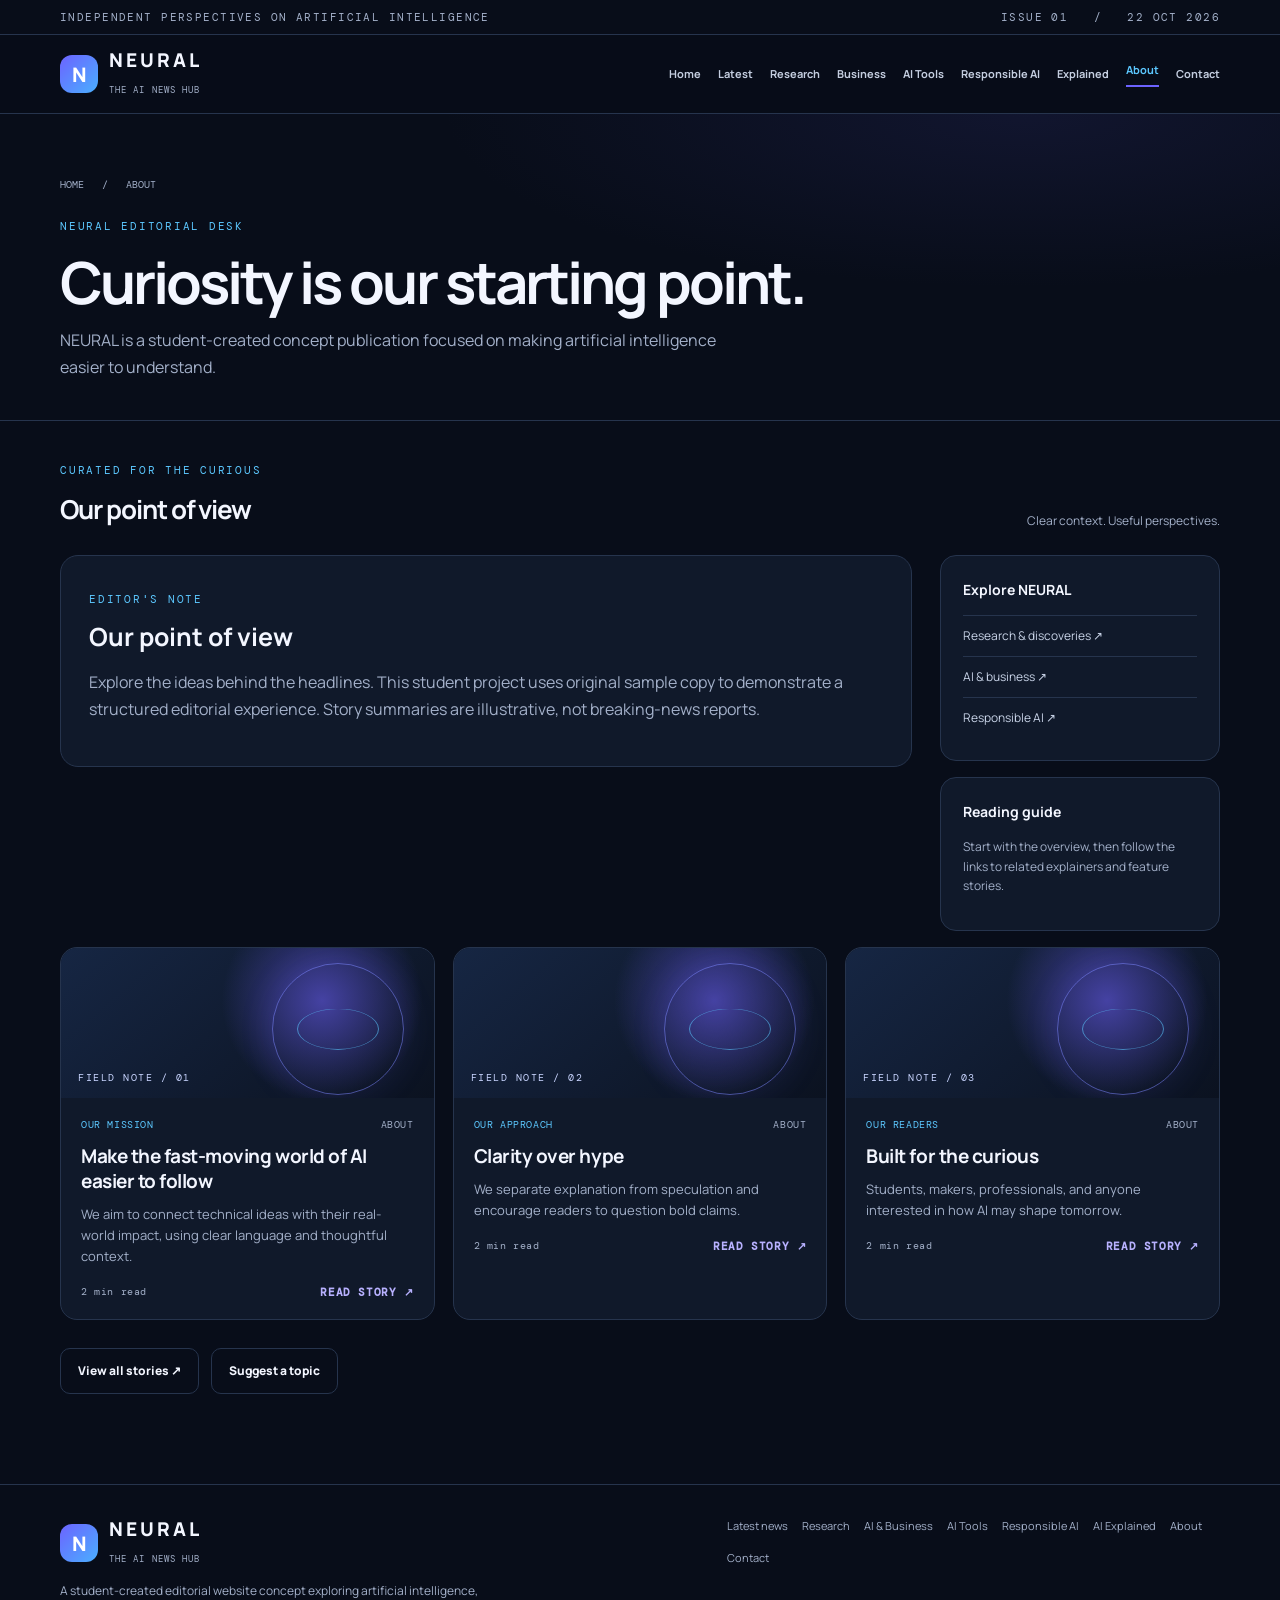
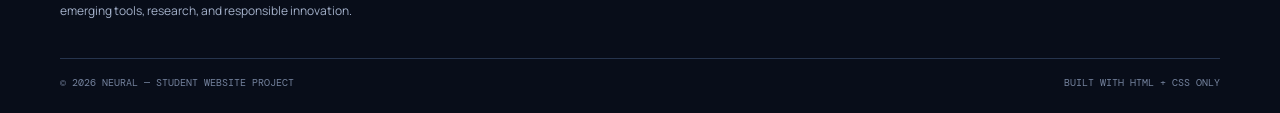
<file: about.html>
<!doctype html>
<html lang="en">
<head><meta charset="utf-8"><meta name="viewport" content="width=device-width, initial-scale=1"><meta name="description" content="NEURAL is a student-created concept publication focused on making artificial intelligence easier to understand."><title>About | NEURAL AI News Hub</title><link rel="stylesheet" href="css/style.css"></head>
<body><div class="topline"><div class="wrap"><span>INDEPENDENT PERSPECTIVES ON ARTIFICIAL INTELLIGENCE</span><span>ISSUE 01 &nbsp; / &nbsp; 22 OCT 2026</span></div></div>
<header><div class="wrap nav">
  <a class="brand" href="index.html" aria-label="NEURAL home"><span class="brandmark">N</span><span><span class="brandname">NEURAL</span><br><span class="brandtag">THE AI NEWS HUB</span></span></a>
  <nav class="navlinks" aria-label="Main navigation">
        <a href="index.html">Home</a>
        <a href="latest.html">Latest</a>
        <a href="research.html">Research</a>
        <a href="business.html">Business</a>
        <a href="tools.html">AI Tools</a>
        <a href="ethics.html">Responsible AI</a>
        <a href="explained.html">Explained</a>
        <a href="about.html" class="active">About</a>
        <a href="contact.html">Contact</a>
  </nav>
</div></header><section class="pagehero"><div class="wrap"><div class="crumb"><a href="index.html">HOME</a> &nbsp; / &nbsp; ABOUT</div><span class="eyebrow">NEURAL EDITORIAL DESK</span><h1>Curiosity is our starting point.</h1><p>NEURAL is a student-created concept publication focused on making artificial intelligence easier to understand.</p></div></section><main class="section wrap"><div class="sectionhead"><div><span class="eyebrow">CURATED FOR THE CURIOUS</span><h2>Our point of view</h2></div><p>Clear context. Useful perspectives.</p></div><div class="content-grid"><div><div class="featurebox"><span class="eyebrow">EDITOR'S NOTE</span><h2>Our point of view</h2><p>Explore the ideas behind the headlines. This student project uses original sample copy to demonstrate a structured editorial experience. Story summaries are illustrative, not breaking-news reports.</p></div></div><aside><div class="sidebox"><h3>Explore NEURAL</h3><a href="research.html">Research & discoveries ↗</a><a href="business.html">AI & business ↗</a><a href="ethics.html">Responsible AI ↗</a></div><div class="sidebox"><h3>Reading guide</h3><p style="font-size:12px;color:var(--muted)">Start with the overview, then follow the links to related explainers and feature stories.</p></div></aside></div><div class="cards"><article class="story"><div class="storyart"><span class="artnum">FIELD NOTE / 01</span></div><div class="storybody"><div class="meta"><span class="tag">OUR MISSION</span><span>ABOUT</span></div><h3><a href="contact.html">Make the fast-moving world of AI easier to follow</a></h3><p>We aim to connect technical ideas with their real-world impact, using clear language and thoughtful context.</p><div class="meta"><span>2 min read</span><a class="readmore" href="contact.html">READ STORY ↗</a></div></div></article>
<article class="story"><div class="storyart"><span class="artnum">FIELD NOTE / 02</span></div><div class="storybody"><div class="meta"><span class="tag">OUR APPROACH</span><span>ABOUT</span></div><h3><a href="ethics.html">Clarity over hype</a></h3><p>We separate explanation from speculation and encourage readers to question bold claims.</p><div class="meta"><span>2 min read</span><a class="readmore" href="ethics.html">READ STORY ↗</a></div></div></article>
<article class="story"><div class="storyart"><span class="artnum">FIELD NOTE / 03</span></div><div class="storybody"><div class="meta"><span class="tag">OUR READERS</span><span>ABOUT</span></div><h3><a href="latest.html">Built for the curious</a></h3><p>Students, makers, professionals, and anyone interested in how AI may shape tomorrow.</p><div class="meta"><span>2 min read</span><a class="readmore" href="latest.html">READ STORY ↗</a></div></div></article></div><div class="actions"><a class="btn secondary" href="latest.html">View all stories ↗</a><a class="btn secondary" href="contact.html">Suggest a topic</a></div></main><footer><div class="wrap"><div class="footgrid">
<div><a class="brand" href="index.html"><span class="brandmark">N</span><span><span class="brandname">NEURAL</span><br><span class="brandtag">THE AI NEWS HUB</span></span></a><p style="color:var(--muted);font-size:12px;max-width:430px">A student-created editorial website concept exploring artificial intelligence, emerging tools, research, and responsible innovation.</p></div>
<div class="footlinks"><a href="latest.html">Latest news</a><a href="research.html">Research</a><a href="business.html">AI & Business</a><a href="tools.html">AI Tools</a><a href="ethics.html">Responsible AI</a><a href="explained.html">AI Explained</a><a href="about.html">About</a><a href="contact.html">Contact</a></div>
</div><div class="copyright"><span>© 2026 NEURAL — STUDENT WEBSITE PROJECT</span><span>BUILT WITH HTML + CSS ONLY</span></div></div></footer></body></html>
</file>
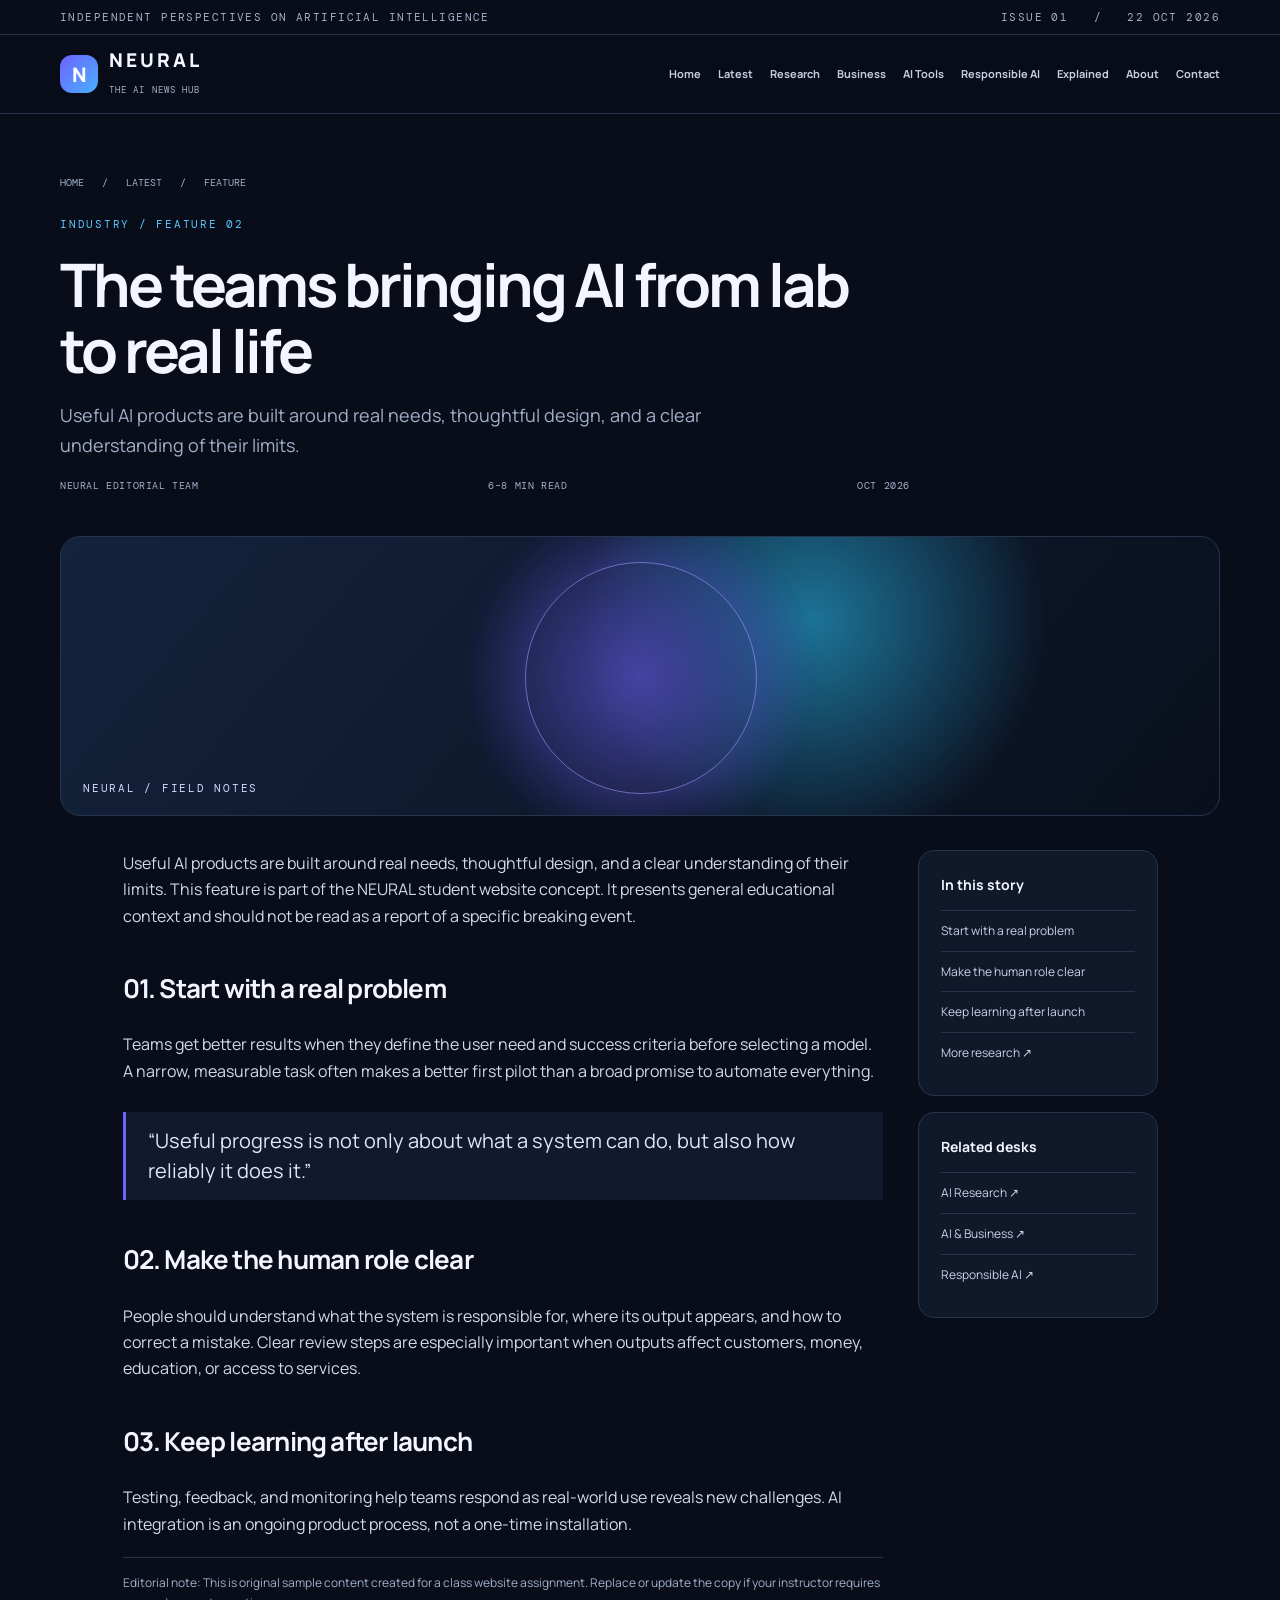
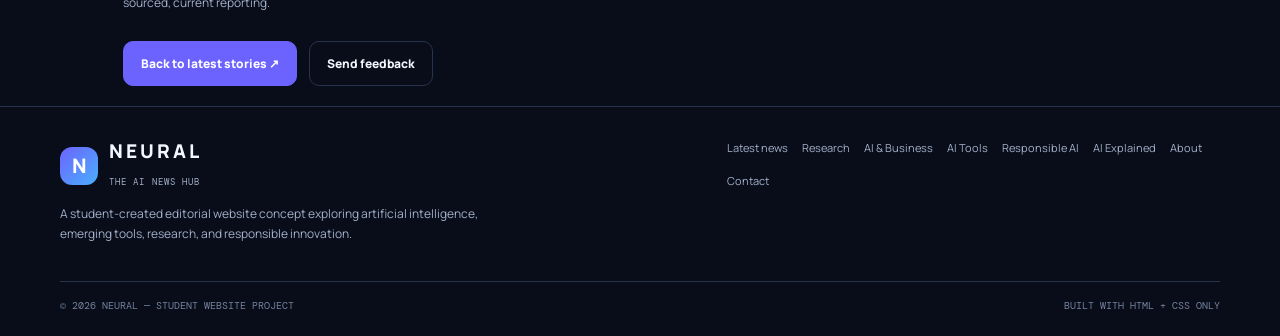
<file: article-industry.html>
<!doctype html><html lang="en"><head><meta charset="utf-8"><meta name="viewport" content="width=device-width, initial-scale=1"><meta name="description" content="Useful AI products are built around real needs, thoughtful design, and a clear understanding of their limits."><title>The teams bringing AI from lab to real life | NEURAL</title><link rel="stylesheet" href="css/style.css"></head><body><div class="topline"><div class="wrap"><span>INDEPENDENT PERSPECTIVES ON ARTIFICIAL INTELLIGENCE</span><span>ISSUE 01 &nbsp; / &nbsp; 22 OCT 2026</span></div></div>
<header><div class="wrap nav">
  <a class="brand" href="index.html" aria-label="NEURAL home"><span class="brandmark">N</span><span><span class="brandname">NEURAL</span><br><span class="brandtag">THE AI NEWS HUB</span></span></a>
  <nav class="navlinks" aria-label="Main navigation">
        <a href="index.html">Home</a>
        <a href="latest.html">Latest</a>
        <a href="research.html">Research</a>
        <a href="business.html">Business</a>
        <a href="tools.html">AI Tools</a>
        <a href="ethics.html">Responsible AI</a>
        <a href="explained.html">Explained</a>
        <a href="about.html">About</a>
        <a href="contact.html">Contact</a>
  </nav>
</div></header><main class="wrap"><section class="articlehead"><div class="crumb"><a href="index.html">HOME</a> &nbsp; / &nbsp; <a href="latest.html">LATEST</a> &nbsp; / &nbsp; FEATURE</div><span class="eyebrow">INDUSTRY / FEATURE 02</span><h1>The teams bringing AI from lab to real life</h1><p class="dek">Useful AI products are built around real needs, thoughtful design, and a clear understanding of their limits.</p><div class="meta"><span>NEURAL EDITORIAL TEAM</span><span>6–8 MIN READ</span><span>OCT 2026</span></div></section><div class="articlevisual" role="img" aria-label="Abstract AI-inspired editorial artwork"></div><div class="article-layout"><article class="prose"><p>Useful AI products are built around real needs, thoughtful design, and a clear understanding of their limits. This feature is part of the NEURAL student website concept. It presents general educational context and should not be read as a report of a specific breaking event.</p><h2 id="section-1">01. Start with a real problem</h2><p>Teams get better results when they define the user need and success criteria before selecting a model. A narrow, measurable task often makes a better first pilot than a broad promise to automate everything.</p><div class="pullquote">“Useful progress is not only about what a system can do, but also how reliably it does it.”</div><h2 id="section-2">02. Make the human role clear</h2><p>People should understand what the system is responsible for, where its output appears, and how to correct a mistake. Clear review steps are especially important when outputs affect customers, money, education, or access to services.</p><h2 id="section-3">03. Keep learning after launch</h2><p>Testing, feedback, and monitoring help teams respond as real-world use reveals new challenges. AI integration is an ongoing product process, not a one-time installation.</p><p class="note">Editorial note: This is original sample content created for a class website assignment. Replace or update the copy if your instructor requires sourced, current reporting.</p><div class="actions"><a class="btn" href="latest.html">Back to latest stories ↗</a><a class="btn secondary" href="contact.html">Send feedback</a></div></article><aside><div class="sidebox"><h3>In this story</h3><a href="#section-1">Start with a real problem</a><a href="#section-2">Make the human role clear</a><a href="#section-3">Keep learning after launch</a><a href="research.html">More research ↗</a></div><div class="sidebox"><h3>Related desks</h3><a href="research.html">AI Research ↗</a><a href="business.html">AI & Business ↗</a><a href="ethics.html">Responsible AI ↗</a></div></aside></div></main><footer><div class="wrap"><div class="footgrid">
<div><a class="brand" href="index.html"><span class="brandmark">N</span><span><span class="brandname">NEURAL</span><br><span class="brandtag">THE AI NEWS HUB</span></span></a><p style="color:var(--muted);font-size:12px;max-width:430px">A student-created editorial website concept exploring artificial intelligence, emerging tools, research, and responsible innovation.</p></div>
<div class="footlinks"><a href="latest.html">Latest news</a><a href="research.html">Research</a><a href="business.html">AI & Business</a><a href="tools.html">AI Tools</a><a href="ethics.html">Responsible AI</a><a href="explained.html">AI Explained</a><a href="about.html">About</a><a href="contact.html">Contact</a></div>
</div><div class="copyright"><span>© 2026 NEURAL — STUDENT WEBSITE PROJECT</span><span>BUILT WITH HTML + CSS ONLY</span></div></div></footer></body></html>
</file>
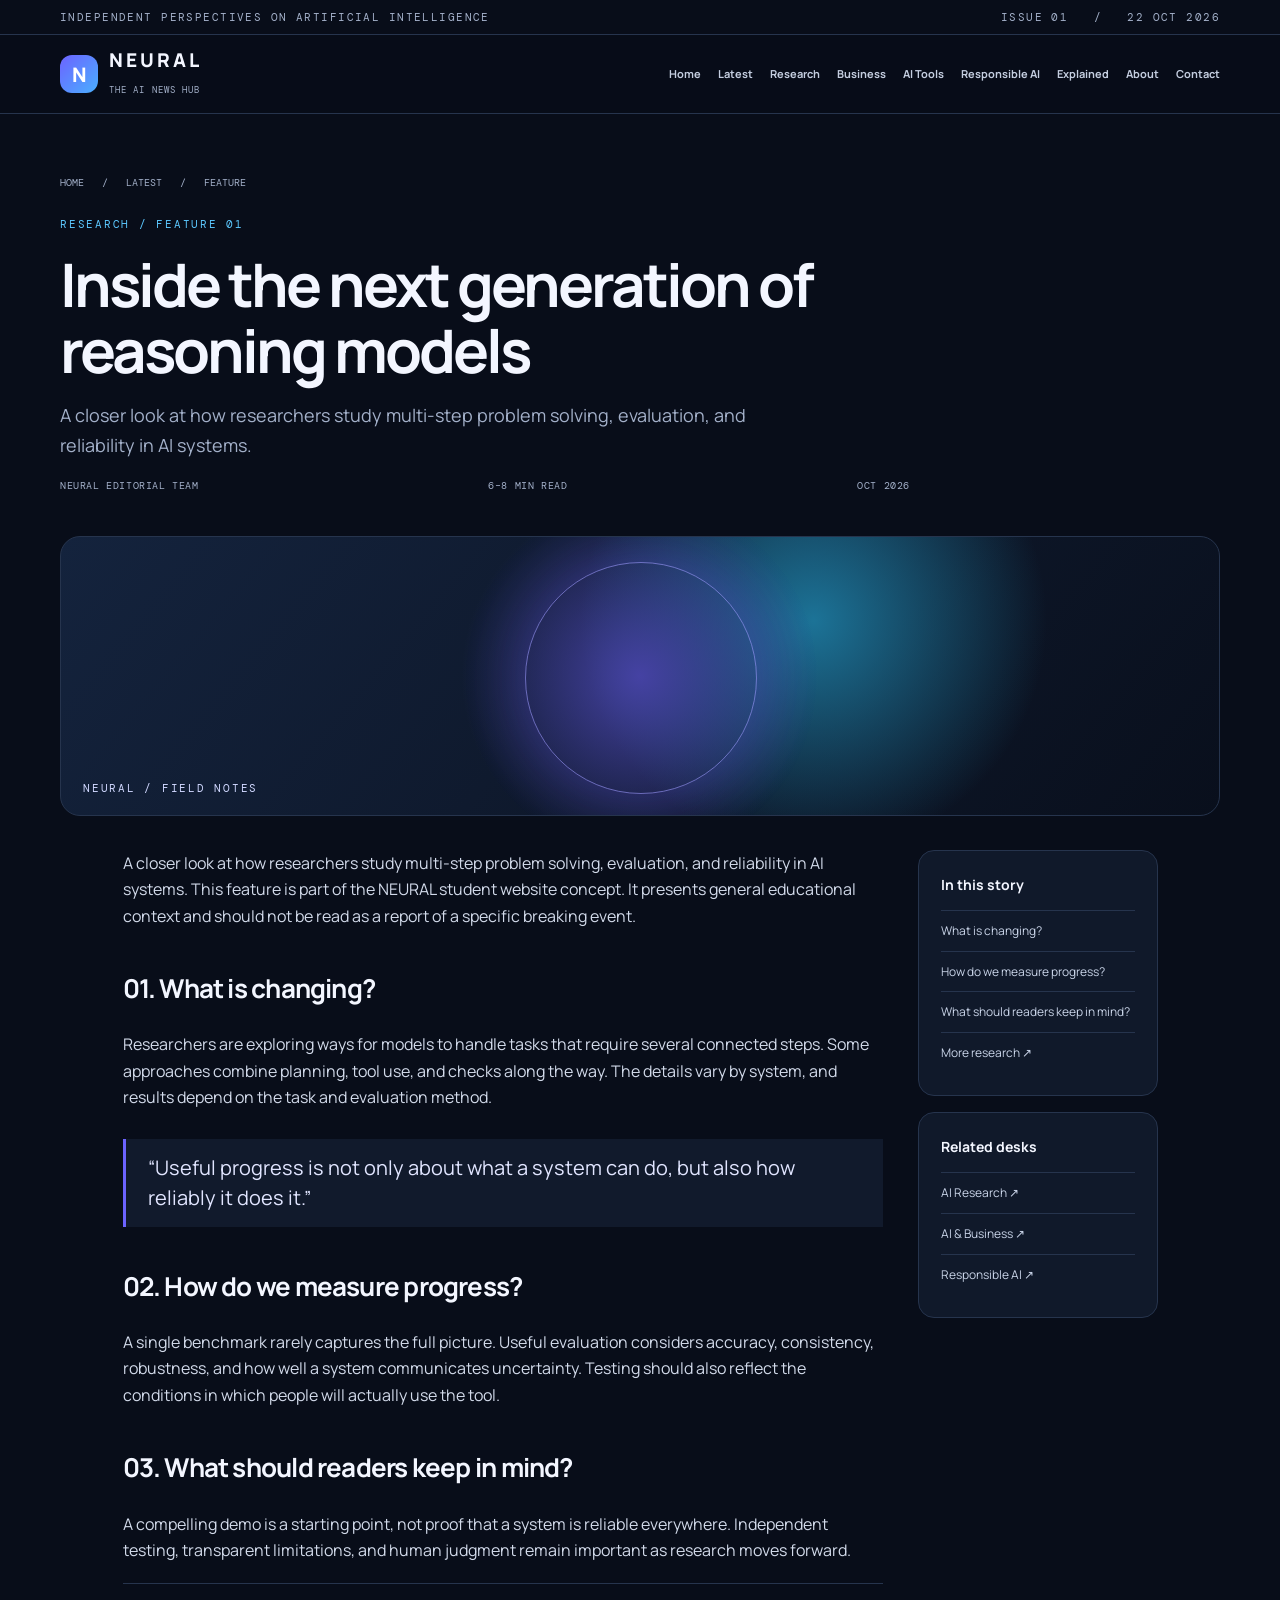
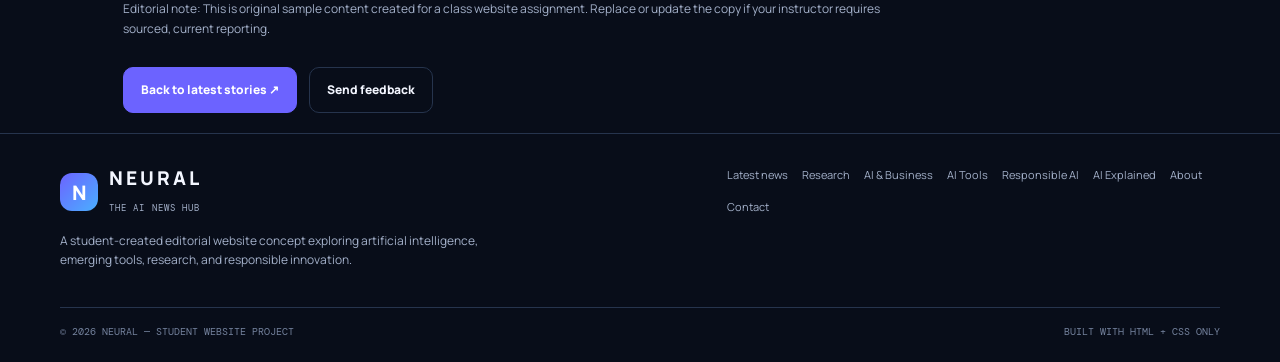
<file: article-reasoning.html>
<!doctype html><html lang="en"><head><meta charset="utf-8"><meta name="viewport" content="width=device-width, initial-scale=1"><meta name="description" content="A closer look at how researchers study multi-step problem solving, evaluation, and reliability in AI systems."><title>Inside the next generation of reasoning models | NEURAL</title><link rel="stylesheet" href="css/style.css"></head><body><div class="topline"><div class="wrap"><span>INDEPENDENT PERSPECTIVES ON ARTIFICIAL INTELLIGENCE</span><span>ISSUE 01 &nbsp; / &nbsp; 22 OCT 2026</span></div></div>
<header><div class="wrap nav">
  <a class="brand" href="index.html" aria-label="NEURAL home"><span class="brandmark">N</span><span><span class="brandname">NEURAL</span><br><span class="brandtag">THE AI NEWS HUB</span></span></a>
  <nav class="navlinks" aria-label="Main navigation">
        <a href="index.html">Home</a>
        <a href="latest.html">Latest</a>
        <a href="research.html">Research</a>
        <a href="business.html">Business</a>
        <a href="tools.html">AI Tools</a>
        <a href="ethics.html">Responsible AI</a>
        <a href="explained.html">Explained</a>
        <a href="about.html">About</a>
        <a href="contact.html">Contact</a>
  </nav>
</div></header><main class="wrap"><section class="articlehead"><div class="crumb"><a href="index.html">HOME</a> &nbsp; / &nbsp; <a href="latest.html">LATEST</a> &nbsp; / &nbsp; FEATURE</div><span class="eyebrow">RESEARCH / FEATURE 01</span><h1>Inside the next generation of reasoning models</h1><p class="dek">A closer look at how researchers study multi-step problem solving, evaluation, and reliability in AI systems.</p><div class="meta"><span>NEURAL EDITORIAL TEAM</span><span>6–8 MIN READ</span><span>OCT 2026</span></div></section><div class="articlevisual" role="img" aria-label="Abstract AI-inspired editorial artwork"></div><div class="article-layout"><article class="prose"><p>A closer look at how researchers study multi-step problem solving, evaluation, and reliability in AI systems. This feature is part of the NEURAL student website concept. It presents general educational context and should not be read as a report of a specific breaking event.</p><h2 id="section-1">01. What is changing?</h2><p>Researchers are exploring ways for models to handle tasks that require several connected steps. Some approaches combine planning, tool use, and checks along the way. The details vary by system, and results depend on the task and evaluation method.</p><div class="pullquote">“Useful progress is not only about what a system can do, but also how reliably it does it.”</div><h2 id="section-2">02. How do we measure progress?</h2><p>A single benchmark rarely captures the full picture. Useful evaluation considers accuracy, consistency, robustness, and how well a system communicates uncertainty. Testing should also reflect the conditions in which people will actually use the tool.</p><h2 id="section-3">03. What should readers keep in mind?</h2><p>A compelling demo is a starting point, not proof that a system is reliable everywhere. Independent testing, transparent limitations, and human judgment remain important as research moves forward.</p><p class="note">Editorial note: This is original sample content created for a class website assignment. Replace or update the copy if your instructor requires sourced, current reporting.</p><div class="actions"><a class="btn" href="latest.html">Back to latest stories ↗</a><a class="btn secondary" href="contact.html">Send feedback</a></div></article><aside><div class="sidebox"><h3>In this story</h3><a href="#section-1">What is changing?</a><a href="#section-2">How do we measure progress?</a><a href="#section-3">What should readers keep in mind?</a><a href="research.html">More research ↗</a></div><div class="sidebox"><h3>Related desks</h3><a href="research.html">AI Research ↗</a><a href="business.html">AI & Business ↗</a><a href="ethics.html">Responsible AI ↗</a></div></aside></div></main><footer><div class="wrap"><div class="footgrid">
<div><a class="brand" href="index.html"><span class="brandmark">N</span><span><span class="brandname">NEURAL</span><br><span class="brandtag">THE AI NEWS HUB</span></span></a><p style="color:var(--muted);font-size:12px;max-width:430px">A student-created editorial website concept exploring artificial intelligence, emerging tools, research, and responsible innovation.</p></div>
<div class="footlinks"><a href="latest.html">Latest news</a><a href="research.html">Research</a><a href="business.html">AI & Business</a><a href="tools.html">AI Tools</a><a href="ethics.html">Responsible AI</a><a href="explained.html">AI Explained</a><a href="about.html">About</a><a href="contact.html">Contact</a></div>
</div><div class="copyright"><span>© 2026 NEURAL — STUDENT WEBSITE PROJECT</span><span>BUILT WITH HTML + CSS ONLY</span></div></div></footer></body></html>
</file>
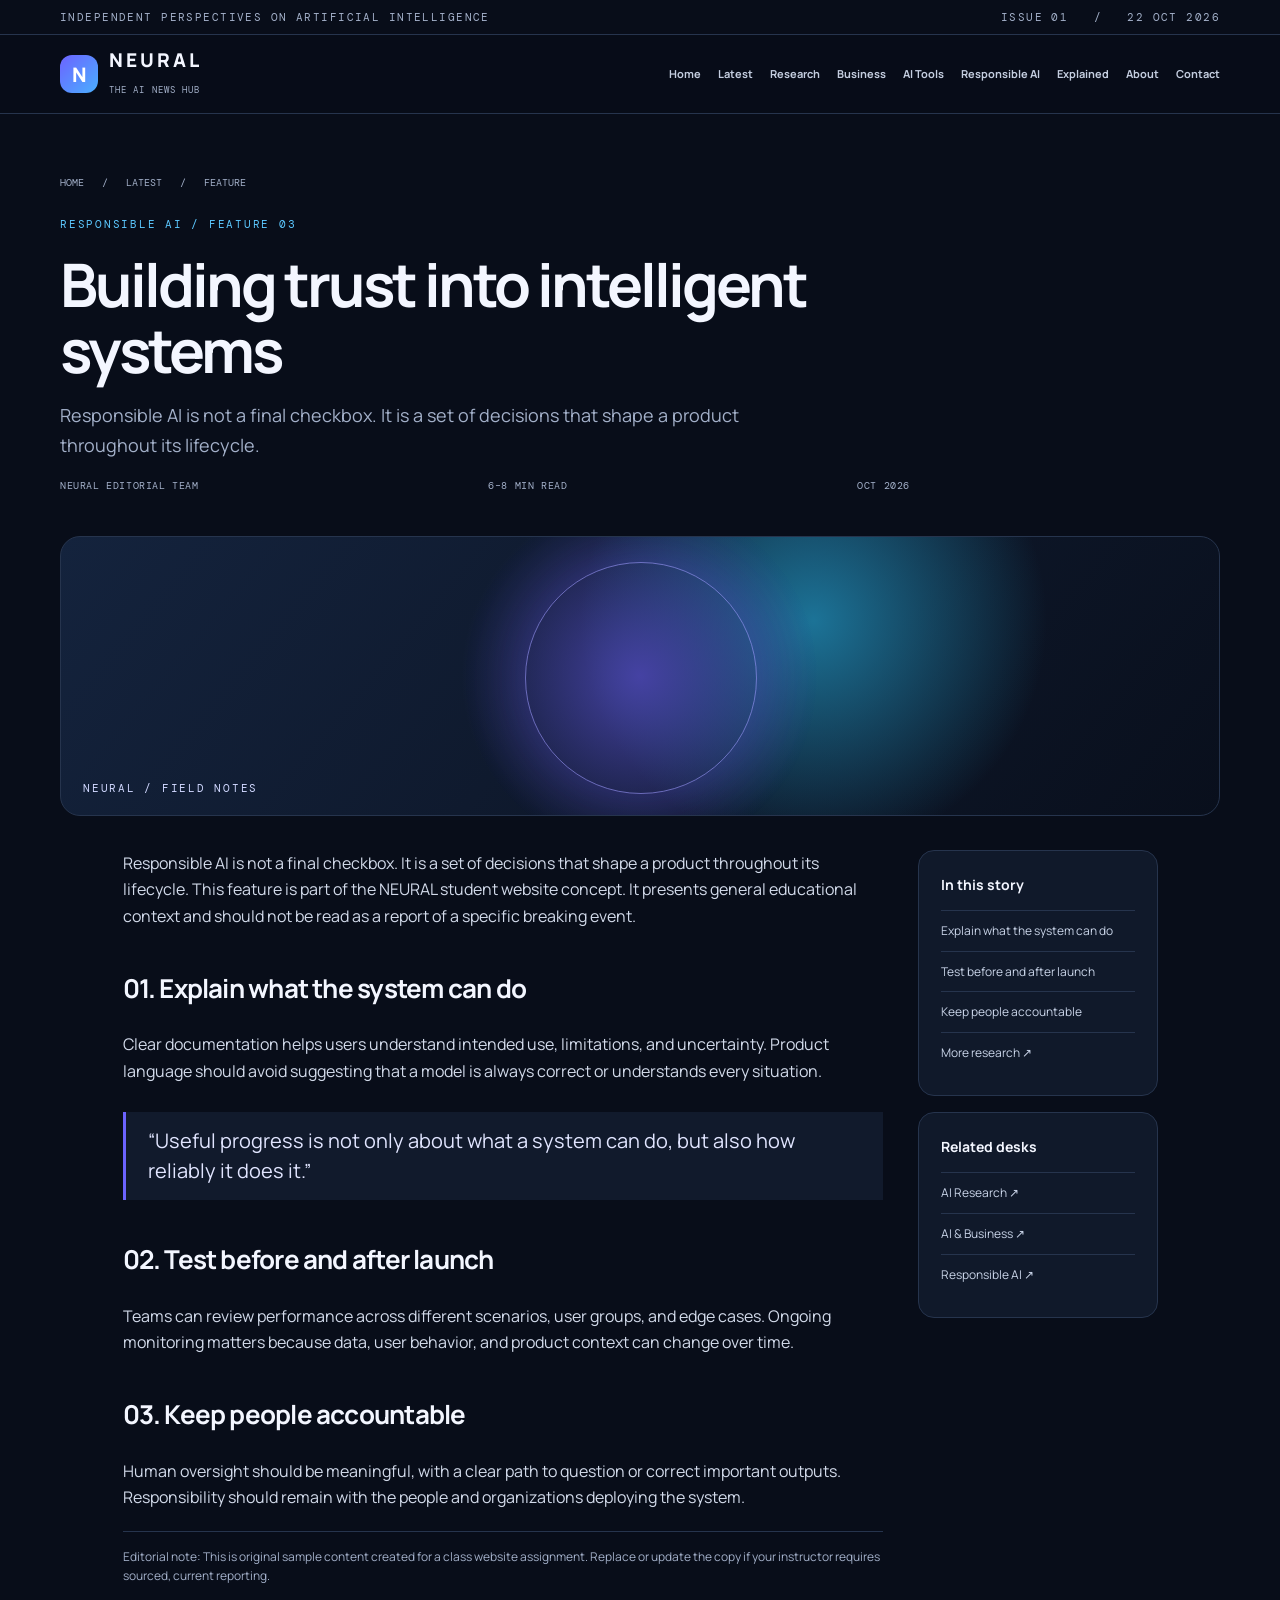
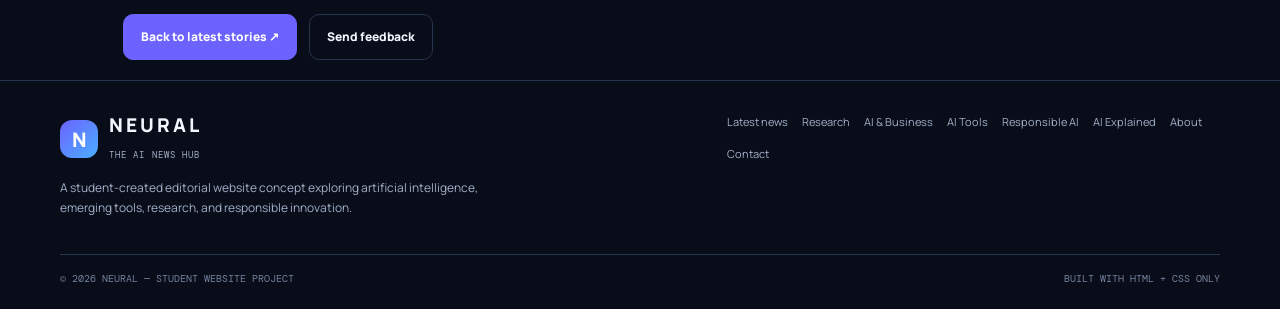
<file: article-trust.html>
<!doctype html><html lang="en"><head><meta charset="utf-8"><meta name="viewport" content="width=device-width, initial-scale=1"><meta name="description" content="Responsible AI is not a final checkbox. It is a set of decisions that shape a product throughout its lifecycle."><title>Building trust into intelligent systems | NEURAL</title><link rel="stylesheet" href="css/style.css"></head><body><div class="topline"><div class="wrap"><span>INDEPENDENT PERSPECTIVES ON ARTIFICIAL INTELLIGENCE</span><span>ISSUE 01 &nbsp; / &nbsp; 22 OCT 2026</span></div></div>
<header><div class="wrap nav">
  <a class="brand" href="index.html" aria-label="NEURAL home"><span class="brandmark">N</span><span><span class="brandname">NEURAL</span><br><span class="brandtag">THE AI NEWS HUB</span></span></a>
  <nav class="navlinks" aria-label="Main navigation">
        <a href="index.html">Home</a>
        <a href="latest.html">Latest</a>
        <a href="research.html">Research</a>
        <a href="business.html">Business</a>
        <a href="tools.html">AI Tools</a>
        <a href="ethics.html">Responsible AI</a>
        <a href="explained.html">Explained</a>
        <a href="about.html">About</a>
        <a href="contact.html">Contact</a>
  </nav>
</div></header><main class="wrap"><section class="articlehead"><div class="crumb"><a href="index.html">HOME</a> &nbsp; / &nbsp; <a href="latest.html">LATEST</a> &nbsp; / &nbsp; FEATURE</div><span class="eyebrow">RESPONSIBLE AI / FEATURE 03</span><h1>Building trust into intelligent systems</h1><p class="dek">Responsible AI is not a final checkbox. It is a set of decisions that shape a product throughout its lifecycle.</p><div class="meta"><span>NEURAL EDITORIAL TEAM</span><span>6–8 MIN READ</span><span>OCT 2026</span></div></section><div class="articlevisual" role="img" aria-label="Abstract AI-inspired editorial artwork"></div><div class="article-layout"><article class="prose"><p>Responsible AI is not a final checkbox. It is a set of decisions that shape a product throughout its lifecycle. This feature is part of the NEURAL student website concept. It presents general educational context and should not be read as a report of a specific breaking event.</p><h2 id="section-1">01. Explain what the system can do</h2><p>Clear documentation helps users understand intended use, limitations, and uncertainty. Product language should avoid suggesting that a model is always correct or understands every situation.</p><div class="pullquote">“Useful progress is not only about what a system can do, but also how reliably it does it.”</div><h2 id="section-2">02. Test before and after launch</h2><p>Teams can review performance across different scenarios, user groups, and edge cases. Ongoing monitoring matters because data, user behavior, and product context can change over time.</p><h2 id="section-3">03. Keep people accountable</h2><p>Human oversight should be meaningful, with a clear path to question or correct important outputs. Responsibility should remain with the people and organizations deploying the system.</p><p class="note">Editorial note: This is original sample content created for a class website assignment. Replace or update the copy if your instructor requires sourced, current reporting.</p><div class="actions"><a class="btn" href="latest.html">Back to latest stories ↗</a><a class="btn secondary" href="contact.html">Send feedback</a></div></article><aside><div class="sidebox"><h3>In this story</h3><a href="#section-1">Explain what the system can do</a><a href="#section-2">Test before and after launch</a><a href="#section-3">Keep people accountable</a><a href="research.html">More research ↗</a></div><div class="sidebox"><h3>Related desks</h3><a href="research.html">AI Research ↗</a><a href="business.html">AI & Business ↗</a><a href="ethics.html">Responsible AI ↗</a></div></aside></div></main><footer><div class="wrap"><div class="footgrid">
<div><a class="brand" href="index.html"><span class="brandmark">N</span><span><span class="brandname">NEURAL</span><br><span class="brandtag">THE AI NEWS HUB</span></span></a><p style="color:var(--muted);font-size:12px;max-width:430px">A student-created editorial website concept exploring artificial intelligence, emerging tools, research, and responsible innovation.</p></div>
<div class="footlinks"><a href="latest.html">Latest news</a><a href="research.html">Research</a><a href="business.html">AI & Business</a><a href="tools.html">AI Tools</a><a href="ethics.html">Responsible AI</a><a href="explained.html">AI Explained</a><a href="about.html">About</a><a href="contact.html">Contact</a></div>
</div><div class="copyright"><span>© 2026 NEURAL — STUDENT WEBSITE PROJECT</span><span>BUILT WITH HTML + CSS ONLY</span></div></div></footer></body></html>
</file>
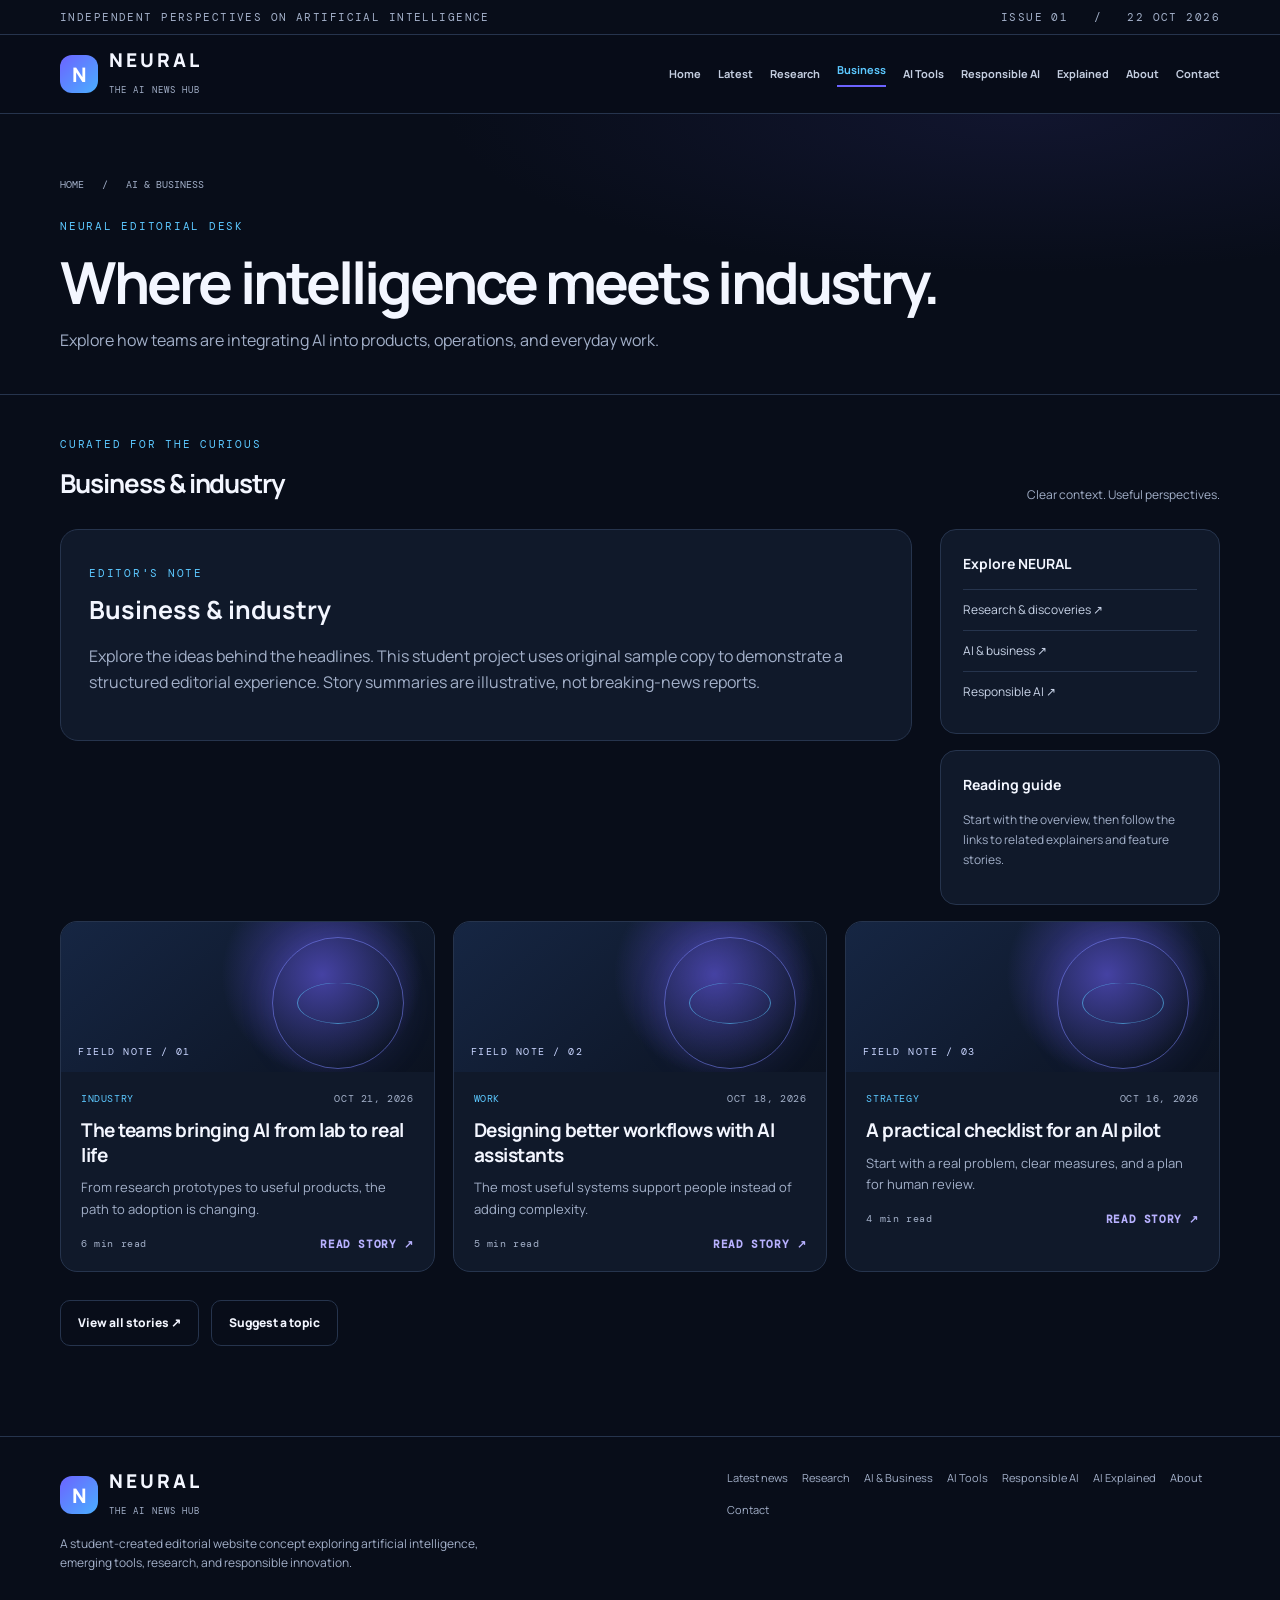
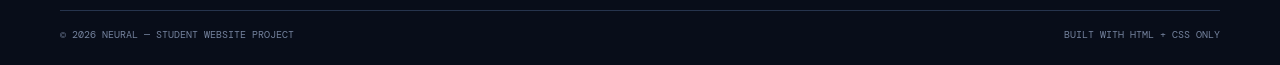
<file: business.html>
<!doctype html>
<html lang="en">
<head><meta charset="utf-8"><meta name="viewport" content="width=device-width, initial-scale=1"><meta name="description" content="Explore how teams are integrating AI into products, operations, and everyday work."><title>AI & Business | NEURAL AI News Hub</title><link rel="stylesheet" href="css/style.css"></head>
<body><div class="topline"><div class="wrap"><span>INDEPENDENT PERSPECTIVES ON ARTIFICIAL INTELLIGENCE</span><span>ISSUE 01 &nbsp; / &nbsp; 22 OCT 2026</span></div></div>
<header><div class="wrap nav">
  <a class="brand" href="index.html" aria-label="NEURAL home"><span class="brandmark">N</span><span><span class="brandname">NEURAL</span><br><span class="brandtag">THE AI NEWS HUB</span></span></a>
  <nav class="navlinks" aria-label="Main navigation">
        <a href="index.html">Home</a>
        <a href="latest.html">Latest</a>
        <a href="research.html">Research</a>
        <a href="business.html" class="active">Business</a>
        <a href="tools.html">AI Tools</a>
        <a href="ethics.html">Responsible AI</a>
        <a href="explained.html">Explained</a>
        <a href="about.html">About</a>
        <a href="contact.html">Contact</a>
  </nav>
</div></header><section class="pagehero"><div class="wrap"><div class="crumb"><a href="index.html">HOME</a> &nbsp; / &nbsp; AI & BUSINESS</div><span class="eyebrow">NEURAL EDITORIAL DESK</span><h1>Where intelligence meets industry.</h1><p>Explore how teams are integrating AI into products, operations, and everyday work.</p></div></section><main class="section wrap"><div class="sectionhead"><div><span class="eyebrow">CURATED FOR THE CURIOUS</span><h2>Business & industry</h2></div><p>Clear context. Useful perspectives.</p></div><div class="content-grid"><div><div class="featurebox"><span class="eyebrow">EDITOR'S NOTE</span><h2>Business & industry</h2><p>Explore the ideas behind the headlines. This student project uses original sample copy to demonstrate a structured editorial experience. Story summaries are illustrative, not breaking-news reports.</p></div></div><aside><div class="sidebox"><h3>Explore NEURAL</h3><a href="research.html">Research & discoveries ↗</a><a href="business.html">AI & business ↗</a><a href="ethics.html">Responsible AI ↗</a></div><div class="sidebox"><h3>Reading guide</h3><p style="font-size:12px;color:var(--muted)">Start with the overview, then follow the links to related explainers and feature stories.</p></div></aside></div><div class="cards"><article class="story"><div class="storyart"><span class="artnum">FIELD NOTE / 01</span></div><div class="storybody"><div class="meta"><span class="tag">INDUSTRY</span><span>OCT 21, 2026</span></div><h3><a href="article-industry.html">The teams bringing AI from lab to real life</a></h3><p>From research prototypes to useful products, the path to adoption is changing.</p><div class="meta"><span>6 min read</span><a class="readmore" href="article-industry.html">READ STORY ↗</a></div></div></article>
<article class="story"><div class="storyart"><span class="artnum">FIELD NOTE / 02</span></div><div class="storybody"><div class="meta"><span class="tag">WORK</span><span>OCT 18, 2026</span></div><h3><a href="article-industry.html">Designing better workflows with AI assistants</a></h3><p>The most useful systems support people instead of adding complexity.</p><div class="meta"><span>5 min read</span><a class="readmore" href="article-industry.html">READ STORY ↗</a></div></div></article>
<article class="story"><div class="storyart"><span class="artnum">FIELD NOTE / 03</span></div><div class="storybody"><div class="meta"><span class="tag">STRATEGY</span><span>OCT 16, 2026</span></div><h3><a href="article-trust.html">A practical checklist for an AI pilot</a></h3><p>Start with a real problem, clear measures, and a plan for human review.</p><div class="meta"><span>4 min read</span><a class="readmore" href="article-trust.html">READ STORY ↗</a></div></div></article></div><div class="actions"><a class="btn secondary" href="latest.html">View all stories ↗</a><a class="btn secondary" href="contact.html">Suggest a topic</a></div></main><footer><div class="wrap"><div class="footgrid">
<div><a class="brand" href="index.html"><span class="brandmark">N</span><span><span class="brandname">NEURAL</span><br><span class="brandtag">THE AI NEWS HUB</span></span></a><p style="color:var(--muted);font-size:12px;max-width:430px">A student-created editorial website concept exploring artificial intelligence, emerging tools, research, and responsible innovation.</p></div>
<div class="footlinks"><a href="latest.html">Latest news</a><a href="research.html">Research</a><a href="business.html">AI & Business</a><a href="tools.html">AI Tools</a><a href="ethics.html">Responsible AI</a><a href="explained.html">AI Explained</a><a href="about.html">About</a><a href="contact.html">Contact</a></div>
</div><div class="copyright"><span>© 2026 NEURAL — STUDENT WEBSITE PROJECT</span><span>BUILT WITH HTML + CSS ONLY</span></div></div></footer></body></html>
</file>
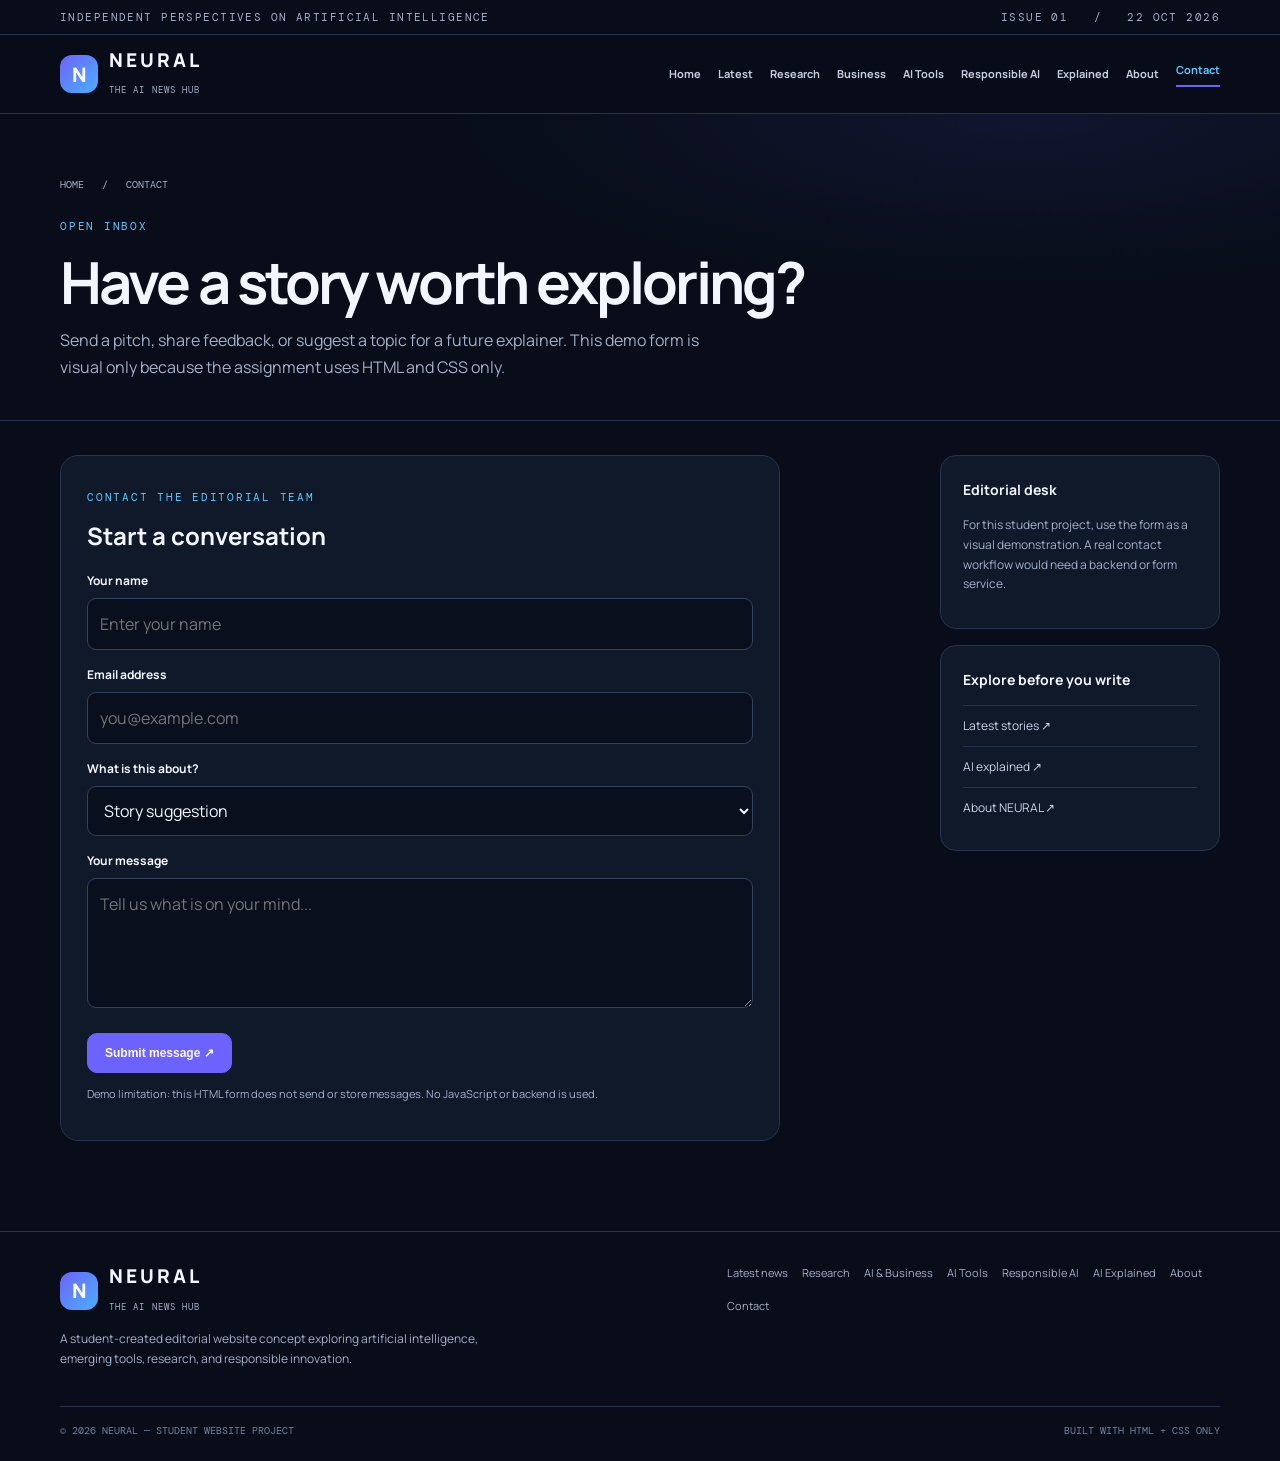
<file: contact.html>
<!doctype html><html lang="en"><head><meta charset="utf-8"><meta name="viewport" content="width=device-width, initial-scale=1"><meta name="description" content="Contact the NEURAL AI News Hub editorial team."><title>Contact | NEURAL AI News Hub</title><link rel="stylesheet" href="css/style.css"></head><body><div class="topline"><div class="wrap"><span>INDEPENDENT PERSPECTIVES ON ARTIFICIAL INTELLIGENCE</span><span>ISSUE 01 &nbsp; / &nbsp; 22 OCT 2026</span></div></div>
<header><div class="wrap nav">
  <a class="brand" href="index.html" aria-label="NEURAL home"><span class="brandmark">N</span><span><span class="brandname">NEURAL</span><br><span class="brandtag">THE AI NEWS HUB</span></span></a>
  <nav class="navlinks" aria-label="Main navigation">
        <a href="index.html">Home</a>
        <a href="latest.html">Latest</a>
        <a href="research.html">Research</a>
        <a href="business.html">Business</a>
        <a href="tools.html">AI Tools</a>
        <a href="ethics.html">Responsible AI</a>
        <a href="explained.html">Explained</a>
        <a href="about.html">About</a>
        <a href="contact.html" class="active">Contact</a>
  </nav>
</div></header><section class="pagehero"><div class="wrap"><div class="crumb"><a href="index.html">HOME</a> &nbsp; / &nbsp; CONTACT</div><span class="eyebrow">OPEN INBOX</span><h1>Have a story worth exploring?</h1><p>Send a pitch, share feedback, or suggest a topic for a future explainer. This demo form is visual only because the assignment uses HTML and CSS only.</p></div></section>
<main class="section wrap"><div class="content-grid"><div><form class="formbox" action="#" method="get"><span class="eyebrow">CONTACT THE EDITORIAL TEAM</span><h2 style="margin:8px 0">Start a conversation</h2><label for="name">Your name</label><input id="name" name="name" type="text" placeholder="Enter your name"><label for="email">Email address</label><input id="email" name="email" type="email" placeholder="you@example.com"><label for="topic">What is this about?</label><select id="topic" name="topic"><option>Story suggestion</option><option>Feedback</option><option>Collaboration</option><option>Other</option></select><label for="message">Your message</label><textarea id="message" name="message" placeholder="Tell us what is on your mind..."></textarea><button class="btn" type="submit">Submit message ↗</button><p class="formnote">Demo limitation: this HTML form does not send or store messages. No JavaScript or backend is used.</p></form></div><aside><div class="sidebox"><h3>Editorial desk</h3><p style="color:var(--muted);font-size:12px">For this student project, use the form as a visual demonstration. A real contact workflow would need a backend or form service.</p></div><div class="sidebox"><h3>Explore before you write</h3><a href="latest.html">Latest stories ↗</a><a href="explained.html">AI explained ↗</a><a href="about.html">About NEURAL ↗</a></div></aside></div></main><footer><div class="wrap"><div class="footgrid">
<div><a class="brand" href="index.html"><span class="brandmark">N</span><span><span class="brandname">NEURAL</span><br><span class="brandtag">THE AI NEWS HUB</span></span></a><p style="color:var(--muted);font-size:12px;max-width:430px">A student-created editorial website concept exploring artificial intelligence, emerging tools, research, and responsible innovation.</p></div>
<div class="footlinks"><a href="latest.html">Latest news</a><a href="research.html">Research</a><a href="business.html">AI & Business</a><a href="tools.html">AI Tools</a><a href="ethics.html">Responsible AI</a><a href="explained.html">AI Explained</a><a href="about.html">About</a><a href="contact.html">Contact</a></div>
</div><div class="copyright"><span>© 2026 NEURAL — STUDENT WEBSITE PROJECT</span><span>BUILT WITH HTML + CSS ONLY</span></div></div></footer></body></html>
</file>
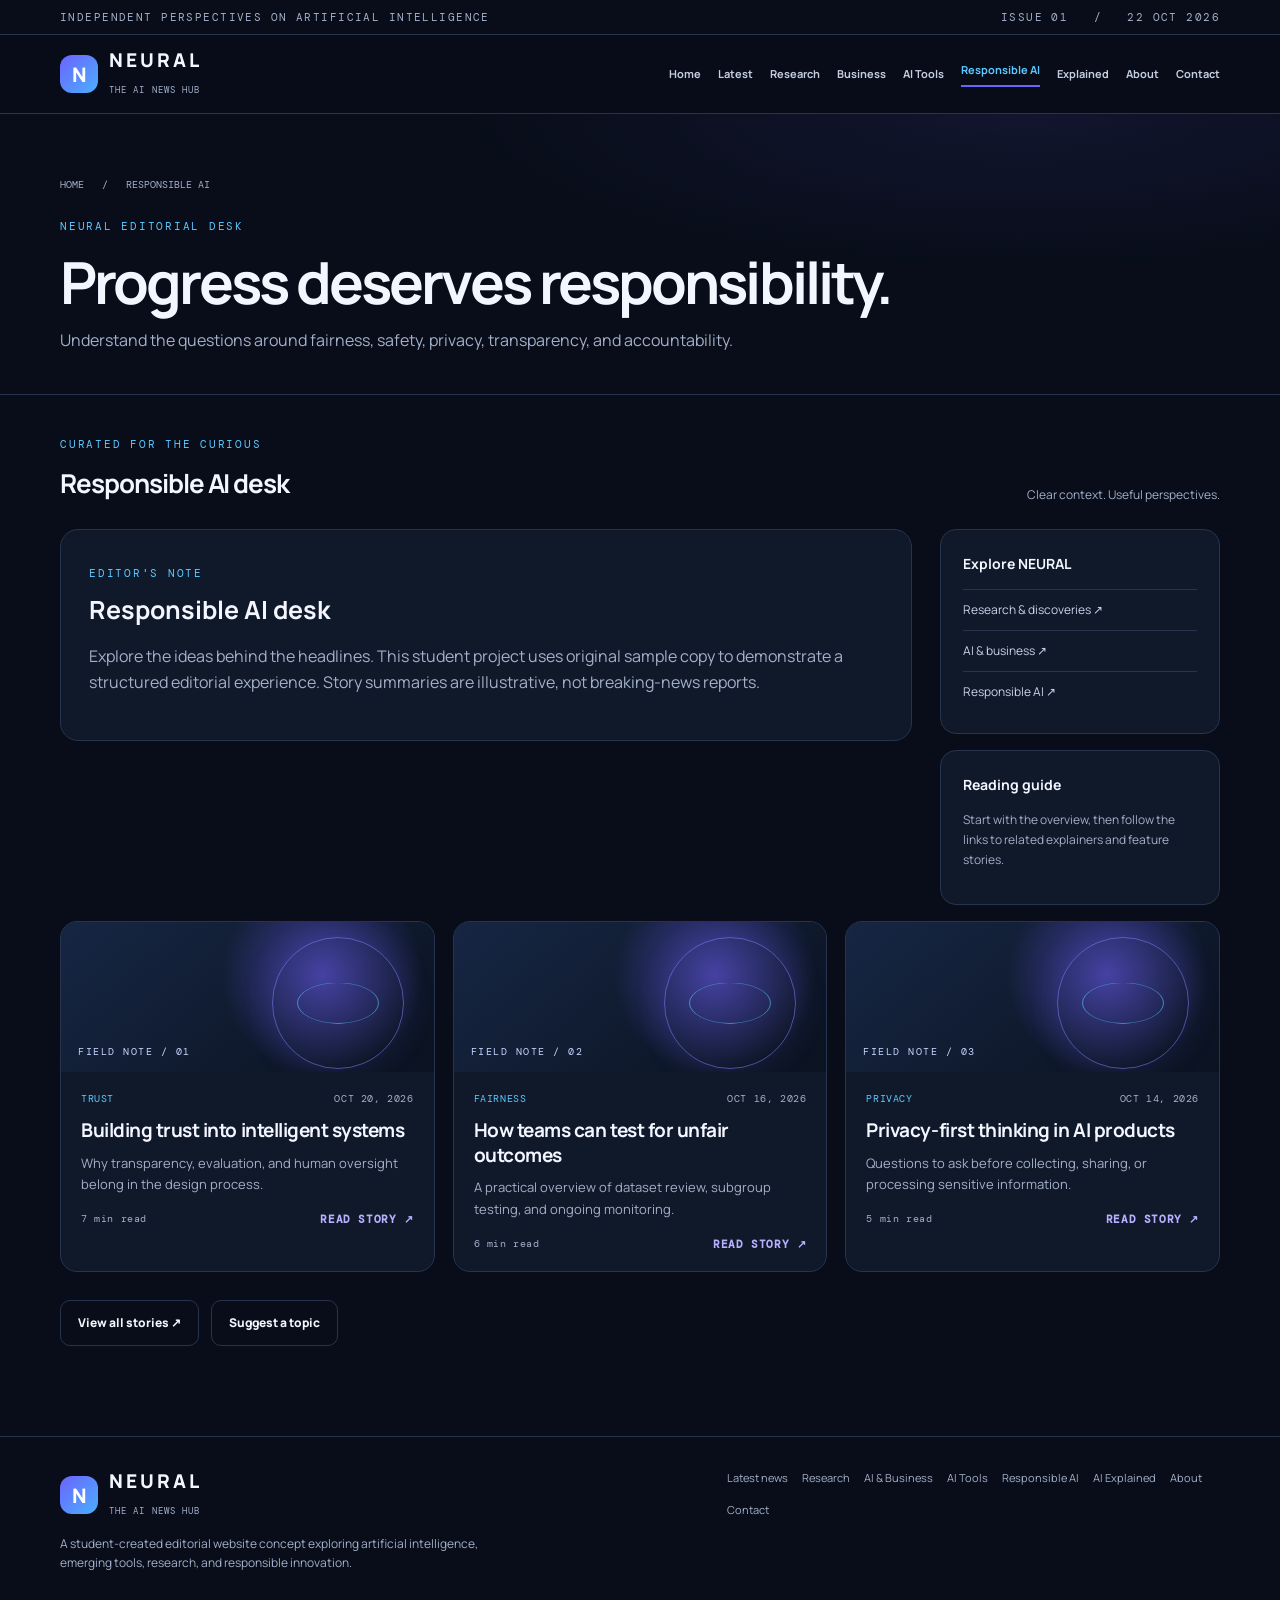
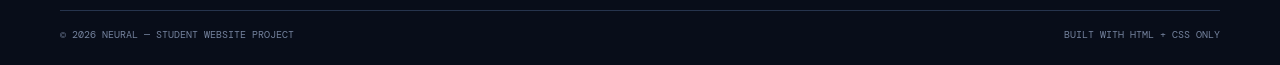
<file: ethics.html>
<!doctype html>
<html lang="en">
<head><meta charset="utf-8"><meta name="viewport" content="width=device-width, initial-scale=1"><meta name="description" content="Understand the questions around fairness, safety, privacy, transparency, and accountability."><title>Responsible AI | NEURAL AI News Hub</title><link rel="stylesheet" href="css/style.css"></head>
<body><div class="topline"><div class="wrap"><span>INDEPENDENT PERSPECTIVES ON ARTIFICIAL INTELLIGENCE</span><span>ISSUE 01 &nbsp; / &nbsp; 22 OCT 2026</span></div></div>
<header><div class="wrap nav">
  <a class="brand" href="index.html" aria-label="NEURAL home"><span class="brandmark">N</span><span><span class="brandname">NEURAL</span><br><span class="brandtag">THE AI NEWS HUB</span></span></a>
  <nav class="navlinks" aria-label="Main navigation">
        <a href="index.html">Home</a>
        <a href="latest.html">Latest</a>
        <a href="research.html">Research</a>
        <a href="business.html">Business</a>
        <a href="tools.html">AI Tools</a>
        <a href="ethics.html" class="active">Responsible AI</a>
        <a href="explained.html">Explained</a>
        <a href="about.html">About</a>
        <a href="contact.html">Contact</a>
  </nav>
</div></header><section class="pagehero"><div class="wrap"><div class="crumb"><a href="index.html">HOME</a> &nbsp; / &nbsp; RESPONSIBLE AI</div><span class="eyebrow">NEURAL EDITORIAL DESK</span><h1>Progress deserves responsibility.</h1><p>Understand the questions around fairness, safety, privacy, transparency, and accountability.</p></div></section><main class="section wrap"><div class="sectionhead"><div><span class="eyebrow">CURATED FOR THE CURIOUS</span><h2>Responsible AI desk</h2></div><p>Clear context. Useful perspectives.</p></div><div class="content-grid"><div><div class="featurebox"><span class="eyebrow">EDITOR'S NOTE</span><h2>Responsible AI desk</h2><p>Explore the ideas behind the headlines. This student project uses original sample copy to demonstrate a structured editorial experience. Story summaries are illustrative, not breaking-news reports.</p></div></div><aside><div class="sidebox"><h3>Explore NEURAL</h3><a href="research.html">Research & discoveries ↗</a><a href="business.html">AI & business ↗</a><a href="ethics.html">Responsible AI ↗</a></div><div class="sidebox"><h3>Reading guide</h3><p style="font-size:12px;color:var(--muted)">Start with the overview, then follow the links to related explainers and feature stories.</p></div></aside></div><div class="cards"><article class="story"><div class="storyart"><span class="artnum">FIELD NOTE / 01</span></div><div class="storybody"><div class="meta"><span class="tag">TRUST</span><span>OCT 20, 2026</span></div><h3><a href="article-trust.html">Building trust into intelligent systems</a></h3><p>Why transparency, evaluation, and human oversight belong in the design process.</p><div class="meta"><span>7 min read</span><a class="readmore" href="article-trust.html">READ STORY ↗</a></div></div></article>
<article class="story"><div class="storyart"><span class="artnum">FIELD NOTE / 02</span></div><div class="storybody"><div class="meta"><span class="tag">FAIRNESS</span><span>OCT 16, 2026</span></div><h3><a href="article-trust.html">How teams can test for unfair outcomes</a></h3><p>A practical overview of dataset review, subgroup testing, and ongoing monitoring.</p><div class="meta"><span>6 min read</span><a class="readmore" href="article-trust.html">READ STORY ↗</a></div></div></article>
<article class="story"><div class="storyart"><span class="artnum">FIELD NOTE / 03</span></div><div class="storybody"><div class="meta"><span class="tag">PRIVACY</span><span>OCT 14, 2026</span></div><h3><a href="article-industry.html">Privacy-first thinking in AI products</a></h3><p>Questions to ask before collecting, sharing, or processing sensitive information.</p><div class="meta"><span>5 min read</span><a class="readmore" href="article-industry.html">READ STORY ↗</a></div></div></article></div><div class="actions"><a class="btn secondary" href="latest.html">View all stories ↗</a><a class="btn secondary" href="contact.html">Suggest a topic</a></div></main><footer><div class="wrap"><div class="footgrid">
<div><a class="brand" href="index.html"><span class="brandmark">N</span><span><span class="brandname">NEURAL</span><br><span class="brandtag">THE AI NEWS HUB</span></span></a><p style="color:var(--muted);font-size:12px;max-width:430px">A student-created editorial website concept exploring artificial intelligence, emerging tools, research, and responsible innovation.</p></div>
<div class="footlinks"><a href="latest.html">Latest news</a><a href="research.html">Research</a><a href="business.html">AI & Business</a><a href="tools.html">AI Tools</a><a href="ethics.html">Responsible AI</a><a href="explained.html">AI Explained</a><a href="about.html">About</a><a href="contact.html">Contact</a></div>
</div><div class="copyright"><span>© 2026 NEURAL — STUDENT WEBSITE PROJECT</span><span>BUILT WITH HTML + CSS ONLY</span></div></div></footer></body></html>
</file>
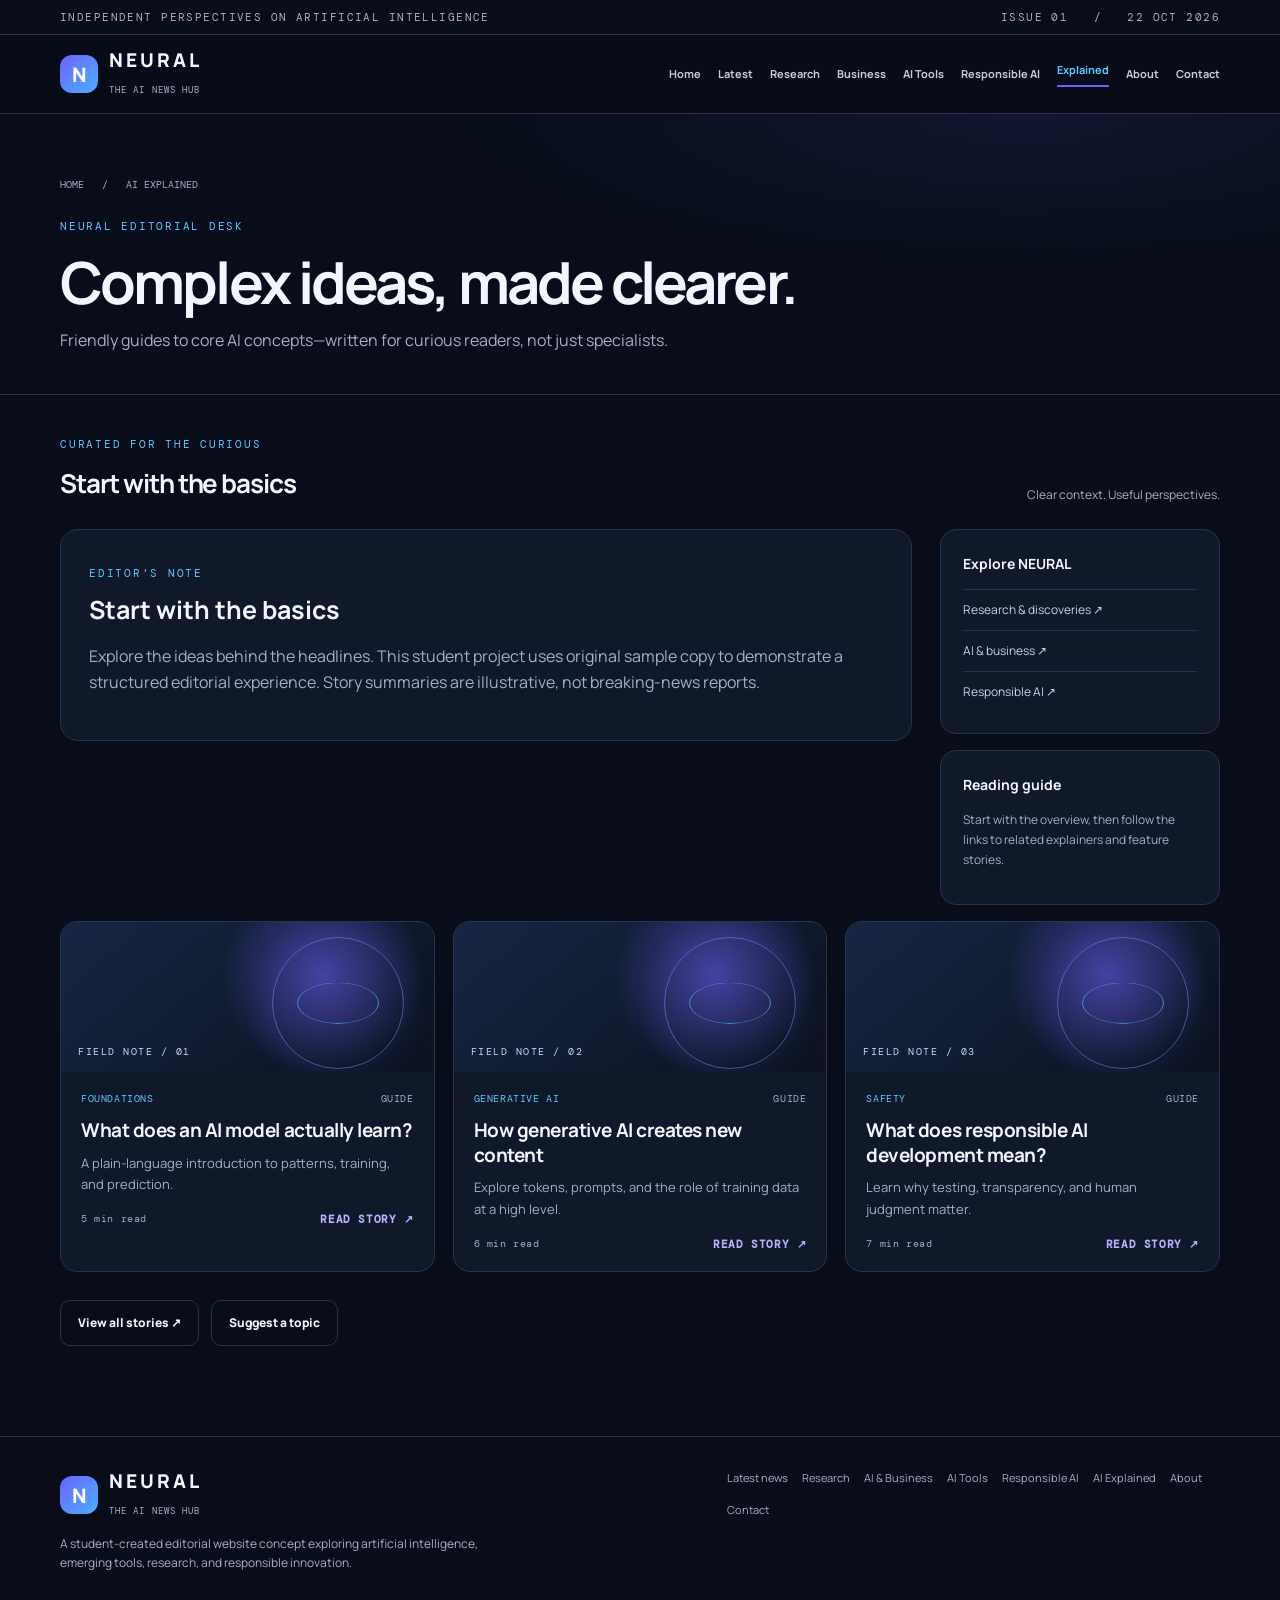
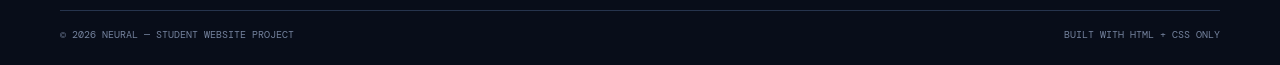
<file: explained.html>
<!doctype html>
<html lang="en">
<head><meta charset="utf-8"><meta name="viewport" content="width=device-width, initial-scale=1"><meta name="description" content="Friendly guides to core AI concepts—written for curious readers, not just specialists."><title>AI Explained | NEURAL AI News Hub</title><link rel="stylesheet" href="css/style.css"></head>
<body><div class="topline"><div class="wrap"><span>INDEPENDENT PERSPECTIVES ON ARTIFICIAL INTELLIGENCE</span><span>ISSUE 01 &nbsp; / &nbsp; 22 OCT 2026</span></div></div>
<header><div class="wrap nav">
  <a class="brand" href="index.html" aria-label="NEURAL home"><span class="brandmark">N</span><span><span class="brandname">NEURAL</span><br><span class="brandtag">THE AI NEWS HUB</span></span></a>
  <nav class="navlinks" aria-label="Main navigation">
        <a href="index.html">Home</a>
        <a href="latest.html">Latest</a>
        <a href="research.html">Research</a>
        <a href="business.html">Business</a>
        <a href="tools.html">AI Tools</a>
        <a href="ethics.html">Responsible AI</a>
        <a href="explained.html" class="active">Explained</a>
        <a href="about.html">About</a>
        <a href="contact.html">Contact</a>
  </nav>
</div></header><section class="pagehero"><div class="wrap"><div class="crumb"><a href="index.html">HOME</a> &nbsp; / &nbsp; AI EXPLAINED</div><span class="eyebrow">NEURAL EDITORIAL DESK</span><h1>Complex ideas, made clearer.</h1><p>Friendly guides to core AI concepts—written for curious readers, not just specialists.</p></div></section><main class="section wrap"><div class="sectionhead"><div><span class="eyebrow">CURATED FOR THE CURIOUS</span><h2>Start with the basics</h2></div><p>Clear context. Useful perspectives.</p></div><div class="content-grid"><div><div class="featurebox"><span class="eyebrow">EDITOR'S NOTE</span><h2>Start with the basics</h2><p>Explore the ideas behind the headlines. This student project uses original sample copy to demonstrate a structured editorial experience. Story summaries are illustrative, not breaking-news reports.</p></div></div><aside><div class="sidebox"><h3>Explore NEURAL</h3><a href="research.html">Research & discoveries ↗</a><a href="business.html">AI & business ↗</a><a href="ethics.html">Responsible AI ↗</a></div><div class="sidebox"><h3>Reading guide</h3><p style="font-size:12px;color:var(--muted)">Start with the overview, then follow the links to related explainers and feature stories.</p></div></aside></div><div class="cards"><article class="story"><div class="storyart"><span class="artnum">FIELD NOTE / 01</span></div><div class="storybody"><div class="meta"><span class="tag">FOUNDATIONS</span><span>GUIDE</span></div><h3><a href="article-reasoning.html">What does an AI model actually learn?</a></h3><p>A plain-language introduction to patterns, training, and prediction.</p><div class="meta"><span>5 min read</span><a class="readmore" href="article-reasoning.html">READ STORY ↗</a></div></div></article>
<article class="story"><div class="storyart"><span class="artnum">FIELD NOTE / 02</span></div><div class="storybody"><div class="meta"><span class="tag">GENERATIVE AI</span><span>GUIDE</span></div><h3><a href="article-industry.html">How generative AI creates new content</a></h3><p>Explore tokens, prompts, and the role of training data at a high level.</p><div class="meta"><span>6 min read</span><a class="readmore" href="article-industry.html">READ STORY ↗</a></div></div></article>
<article class="story"><div class="storyart"><span class="artnum">FIELD NOTE / 03</span></div><div class="storybody"><div class="meta"><span class="tag">SAFETY</span><span>GUIDE</span></div><h3><a href="article-trust.html">What does responsible AI development mean?</a></h3><p>Learn why testing, transparency, and human judgment matter.</p><div class="meta"><span>7 min read</span><a class="readmore" href="article-trust.html">READ STORY ↗</a></div></div></article></div><div class="actions"><a class="btn secondary" href="latest.html">View all stories ↗</a><a class="btn secondary" href="contact.html">Suggest a topic</a></div></main><footer><div class="wrap"><div class="footgrid">
<div><a class="brand" href="index.html"><span class="brandmark">N</span><span><span class="brandname">NEURAL</span><br><span class="brandtag">THE AI NEWS HUB</span></span></a><p style="color:var(--muted);font-size:12px;max-width:430px">A student-created editorial website concept exploring artificial intelligence, emerging tools, research, and responsible innovation.</p></div>
<div class="footlinks"><a href="latest.html">Latest news</a><a href="research.html">Research</a><a href="business.html">AI & Business</a><a href="tools.html">AI Tools</a><a href="ethics.html">Responsible AI</a><a href="explained.html">AI Explained</a><a href="about.html">About</a><a href="contact.html">Contact</a></div>
</div><div class="copyright"><span>© 2026 NEURAL — STUDENT WEBSITE PROJECT</span><span>BUILT WITH HTML + CSS ONLY</span></div></div></footer></body></html>
</file>
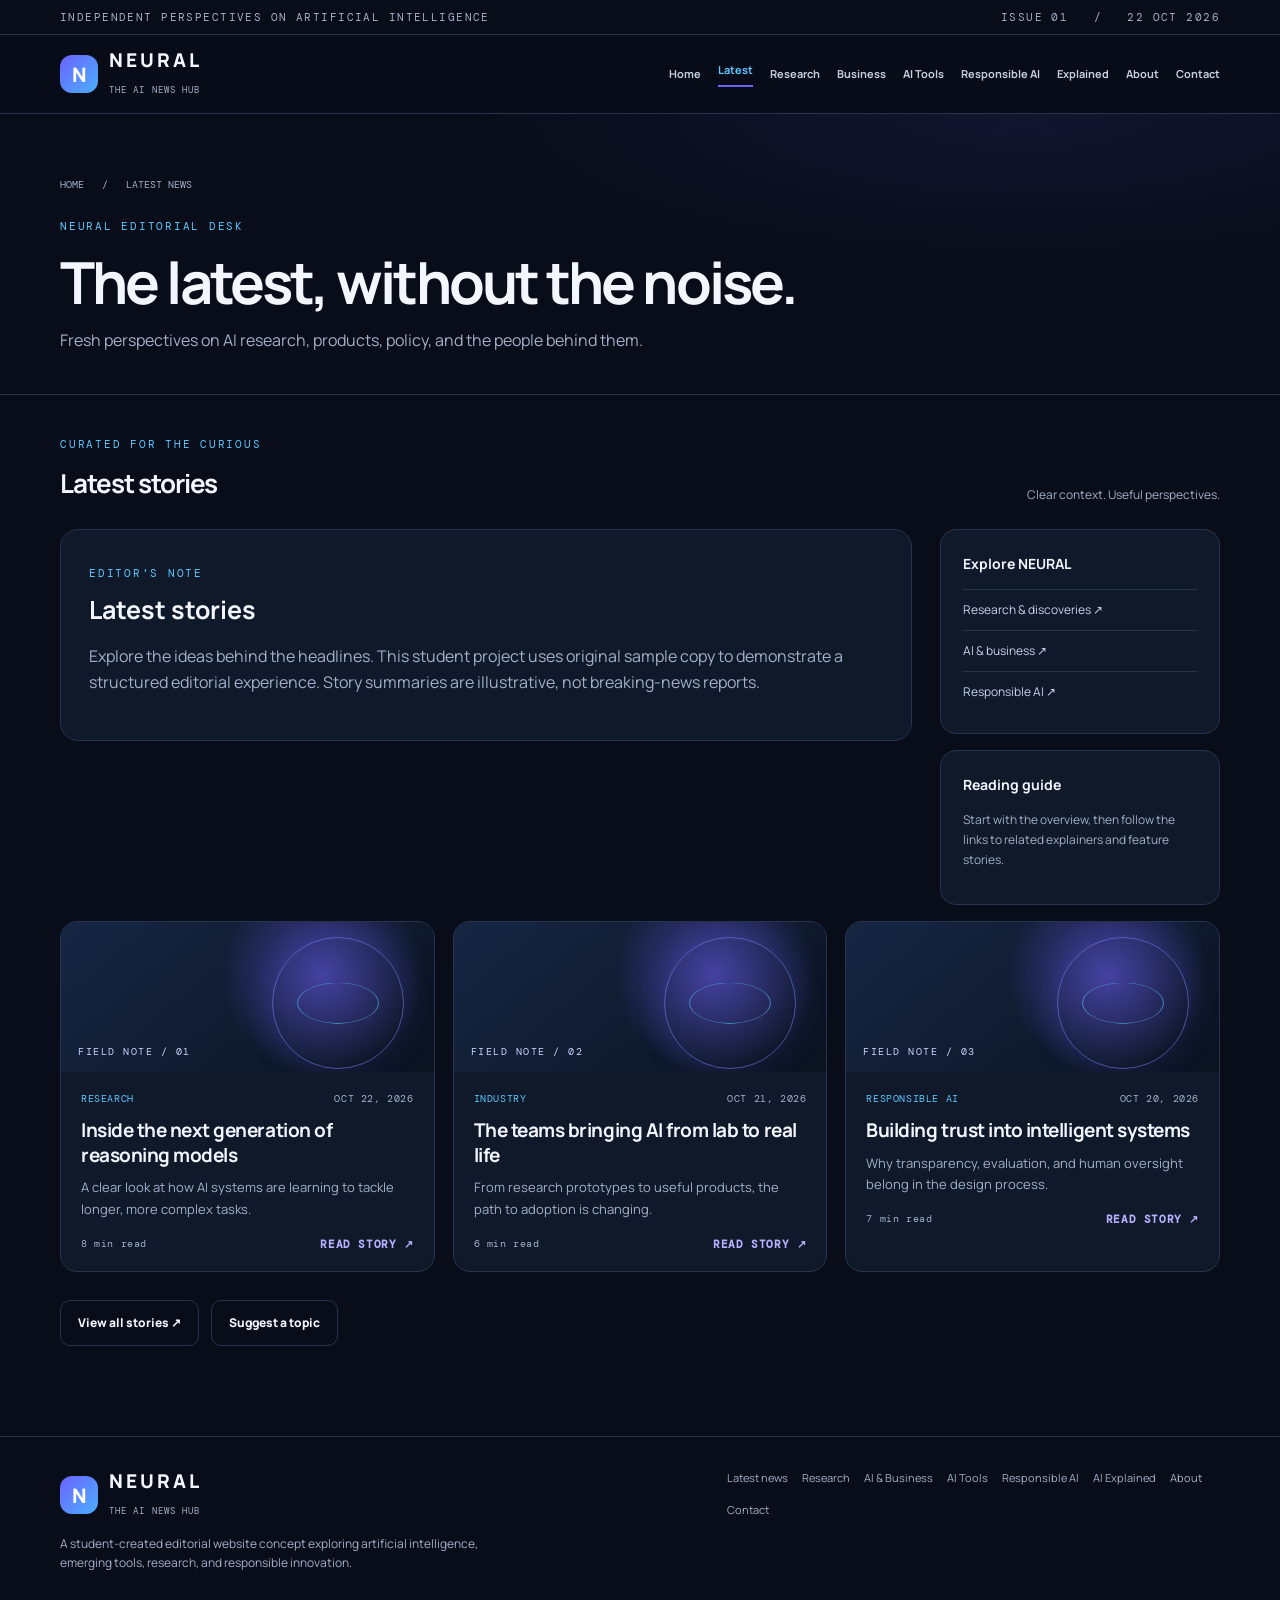
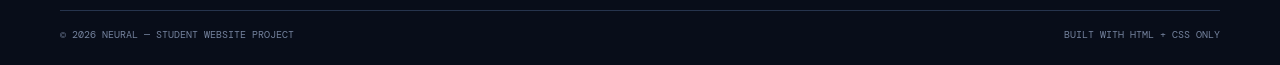
<file: latest.html>
<!doctype html>
<html lang="en">
<head><meta charset="utf-8"><meta name="viewport" content="width=device-width, initial-scale=1"><meta name="description" content="Fresh perspectives on AI research, products, policy, and the people behind them."><title>Latest News | NEURAL AI News Hub</title><link rel="stylesheet" href="css/style.css"></head>
<body><div class="topline"><div class="wrap"><span>INDEPENDENT PERSPECTIVES ON ARTIFICIAL INTELLIGENCE</span><span>ISSUE 01 &nbsp; / &nbsp; 22 OCT 2026</span></div></div>
<header><div class="wrap nav">
  <a class="brand" href="index.html" aria-label="NEURAL home"><span class="brandmark">N</span><span><span class="brandname">NEURAL</span><br><span class="brandtag">THE AI NEWS HUB</span></span></a>
  <nav class="navlinks" aria-label="Main navigation">
        <a href="index.html">Home</a>
        <a href="latest.html" class="active">Latest</a>
        <a href="research.html">Research</a>
        <a href="business.html">Business</a>
        <a href="tools.html">AI Tools</a>
        <a href="ethics.html">Responsible AI</a>
        <a href="explained.html">Explained</a>
        <a href="about.html">About</a>
        <a href="contact.html">Contact</a>
  </nav>
</div></header><section class="pagehero"><div class="wrap"><div class="crumb"><a href="index.html">HOME</a> &nbsp; / &nbsp; LATEST NEWS</div><span class="eyebrow">NEURAL EDITORIAL DESK</span><h1>The latest, without the noise.</h1><p>Fresh perspectives on AI research, products, policy, and the people behind them.</p></div></section><main class="section wrap"><div class="sectionhead"><div><span class="eyebrow">CURATED FOR THE CURIOUS</span><h2>Latest stories</h2></div><p>Clear context. Useful perspectives.</p></div><div class="content-grid"><div><div class="featurebox"><span class="eyebrow">EDITOR'S NOTE</span><h2>Latest stories</h2><p>Explore the ideas behind the headlines. This student project uses original sample copy to demonstrate a structured editorial experience. Story summaries are illustrative, not breaking-news reports.</p></div></div><aside><div class="sidebox"><h3>Explore NEURAL</h3><a href="research.html">Research & discoveries ↗</a><a href="business.html">AI & business ↗</a><a href="ethics.html">Responsible AI ↗</a></div><div class="sidebox"><h3>Reading guide</h3><p style="font-size:12px;color:var(--muted)">Start with the overview, then follow the links to related explainers and feature stories.</p></div></aside></div><div class="cards"><article class="story"><div class="storyart"><span class="artnum">FIELD NOTE / 01</span></div><div class="storybody"><div class="meta"><span class="tag">RESEARCH</span><span>OCT 22, 2026</span></div><h3><a href="article-reasoning.html">Inside the next generation of reasoning models</a></h3><p>A clear look at how AI systems are learning to tackle longer, more complex tasks.</p><div class="meta"><span>8 min read</span><a class="readmore" href="article-reasoning.html">READ STORY ↗</a></div></div></article>
<article class="story"><div class="storyart"><span class="artnum">FIELD NOTE / 02</span></div><div class="storybody"><div class="meta"><span class="tag">INDUSTRY</span><span>OCT 21, 2026</span></div><h3><a href="article-industry.html">The teams bringing AI from lab to real life</a></h3><p>From research prototypes to useful products, the path to adoption is changing.</p><div class="meta"><span>6 min read</span><a class="readmore" href="article-industry.html">READ STORY ↗</a></div></div></article>
<article class="story"><div class="storyart"><span class="artnum">FIELD NOTE / 03</span></div><div class="storybody"><div class="meta"><span class="tag">RESPONSIBLE AI</span><span>OCT 20, 2026</span></div><h3><a href="article-trust.html">Building trust into intelligent systems</a></h3><p>Why transparency, evaluation, and human oversight belong in the design process.</p><div class="meta"><span>7 min read</span><a class="readmore" href="article-trust.html">READ STORY ↗</a></div></div></article></div><div class="actions"><a class="btn secondary" href="latest.html">View all stories ↗</a><a class="btn secondary" href="contact.html">Suggest a topic</a></div></main><footer><div class="wrap"><div class="footgrid">
<div><a class="brand" href="index.html"><span class="brandmark">N</span><span><span class="brandname">NEURAL</span><br><span class="brandtag">THE AI NEWS HUB</span></span></a><p style="color:var(--muted);font-size:12px;max-width:430px">A student-created editorial website concept exploring artificial intelligence, emerging tools, research, and responsible innovation.</p></div>
<div class="footlinks"><a href="latest.html">Latest news</a><a href="research.html">Research</a><a href="business.html">AI & Business</a><a href="tools.html">AI Tools</a><a href="ethics.html">Responsible AI</a><a href="explained.html">AI Explained</a><a href="about.html">About</a><a href="contact.html">Contact</a></div>
</div><div class="copyright"><span>© 2026 NEURAL — STUDENT WEBSITE PROJECT</span><span>BUILT WITH HTML + CSS ONLY</span></div></div></footer></body></html>
</file>
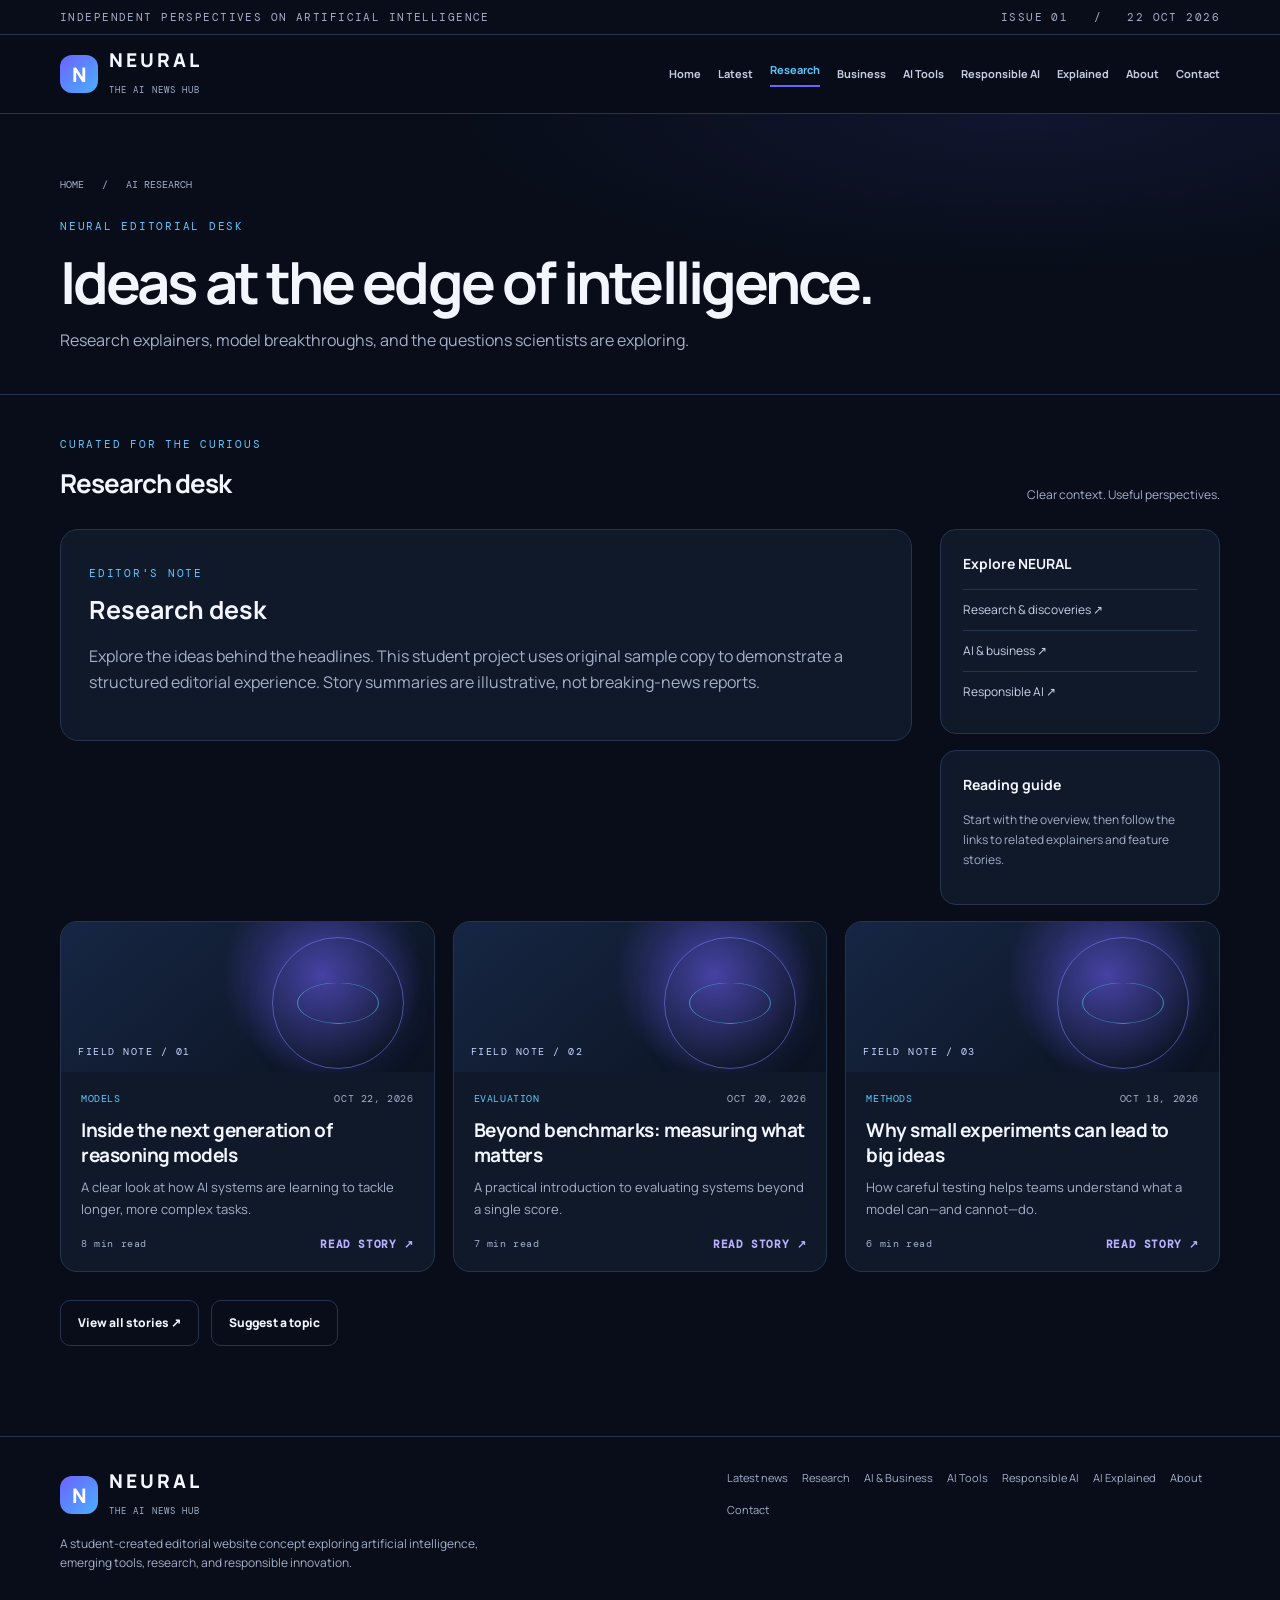
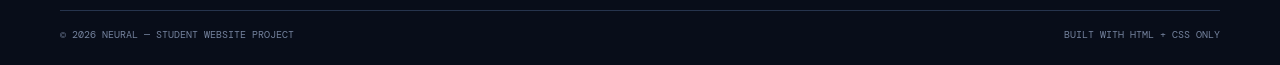
<file: research.html>
<!doctype html>
<html lang="en">
<head><meta charset="utf-8"><meta name="viewport" content="width=device-width, initial-scale=1"><meta name="description" content="Research explainers, model breakthroughs, and the questions scientists are exploring."><title>AI Research | NEURAL AI News Hub</title><link rel="stylesheet" href="css/style.css"></head>
<body><div class="topline"><div class="wrap"><span>INDEPENDENT PERSPECTIVES ON ARTIFICIAL INTELLIGENCE</span><span>ISSUE 01 &nbsp; / &nbsp; 22 OCT 2026</span></div></div>
<header><div class="wrap nav">
  <a class="brand" href="index.html" aria-label="NEURAL home"><span class="brandmark">N</span><span><span class="brandname">NEURAL</span><br><span class="brandtag">THE AI NEWS HUB</span></span></a>
  <nav class="navlinks" aria-label="Main navigation">
        <a href="index.html">Home</a>
        <a href="latest.html">Latest</a>
        <a href="research.html" class="active">Research</a>
        <a href="business.html">Business</a>
        <a href="tools.html">AI Tools</a>
        <a href="ethics.html">Responsible AI</a>
        <a href="explained.html">Explained</a>
        <a href="about.html">About</a>
        <a href="contact.html">Contact</a>
  </nav>
</div></header><section class="pagehero"><div class="wrap"><div class="crumb"><a href="index.html">HOME</a> &nbsp; / &nbsp; AI RESEARCH</div><span class="eyebrow">NEURAL EDITORIAL DESK</span><h1>Ideas at the edge of intelligence.</h1><p>Research explainers, model breakthroughs, and the questions scientists are exploring.</p></div></section><main class="section wrap"><div class="sectionhead"><div><span class="eyebrow">CURATED FOR THE CURIOUS</span><h2>Research desk</h2></div><p>Clear context. Useful perspectives.</p></div><div class="content-grid"><div><div class="featurebox"><span class="eyebrow">EDITOR'S NOTE</span><h2>Research desk</h2><p>Explore the ideas behind the headlines. This student project uses original sample copy to demonstrate a structured editorial experience. Story summaries are illustrative, not breaking-news reports.</p></div></div><aside><div class="sidebox"><h3>Explore NEURAL</h3><a href="research.html">Research & discoveries ↗</a><a href="business.html">AI & business ↗</a><a href="ethics.html">Responsible AI ↗</a></div><div class="sidebox"><h3>Reading guide</h3><p style="font-size:12px;color:var(--muted)">Start with the overview, then follow the links to related explainers and feature stories.</p></div></aside></div><div class="cards"><article class="story"><div class="storyart"><span class="artnum">FIELD NOTE / 01</span></div><div class="storybody"><div class="meta"><span class="tag">MODELS</span><span>OCT 22, 2026</span></div><h3><a href="article-reasoning.html">Inside the next generation of reasoning models</a></h3><p>A clear look at how AI systems are learning to tackle longer, more complex tasks.</p><div class="meta"><span>8 min read</span><a class="readmore" href="article-reasoning.html">READ STORY ↗</a></div></div></article>
<article class="story"><div class="storyart"><span class="artnum">FIELD NOTE / 02</span></div><div class="storybody"><div class="meta"><span class="tag">EVALUATION</span><span>OCT 20, 2026</span></div><h3><a href="article-trust.html">Beyond benchmarks: measuring what matters</a></h3><p>A practical introduction to evaluating systems beyond a single score.</p><div class="meta"><span>7 min read</span><a class="readmore" href="article-trust.html">READ STORY ↗</a></div></div></article>
<article class="story"><div class="storyart"><span class="artnum">FIELD NOTE / 03</span></div><div class="storybody"><div class="meta"><span class="tag">METHODS</span><span>OCT 18, 2026</span></div><h3><a href="article-industry.html">Why small experiments can lead to big ideas</a></h3><p>How careful testing helps teams understand what a model can—and cannot—do.</p><div class="meta"><span>6 min read</span><a class="readmore" href="article-industry.html">READ STORY ↗</a></div></div></article></div><div class="actions"><a class="btn secondary" href="latest.html">View all stories ↗</a><a class="btn secondary" href="contact.html">Suggest a topic</a></div></main><footer><div class="wrap"><div class="footgrid">
<div><a class="brand" href="index.html"><span class="brandmark">N</span><span><span class="brandname">NEURAL</span><br><span class="brandtag">THE AI NEWS HUB</span></span></a><p style="color:var(--muted);font-size:12px;max-width:430px">A student-created editorial website concept exploring artificial intelligence, emerging tools, research, and responsible innovation.</p></div>
<div class="footlinks"><a href="latest.html">Latest news</a><a href="research.html">Research</a><a href="business.html">AI & Business</a><a href="tools.html">AI Tools</a><a href="ethics.html">Responsible AI</a><a href="explained.html">AI Explained</a><a href="about.html">About</a><a href="contact.html">Contact</a></div>
</div><div class="copyright"><span>© 2026 NEURAL — STUDENT WEBSITE PROJECT</span><span>BUILT WITH HTML + CSS ONLY</span></div></div></footer></body></html>
</file>
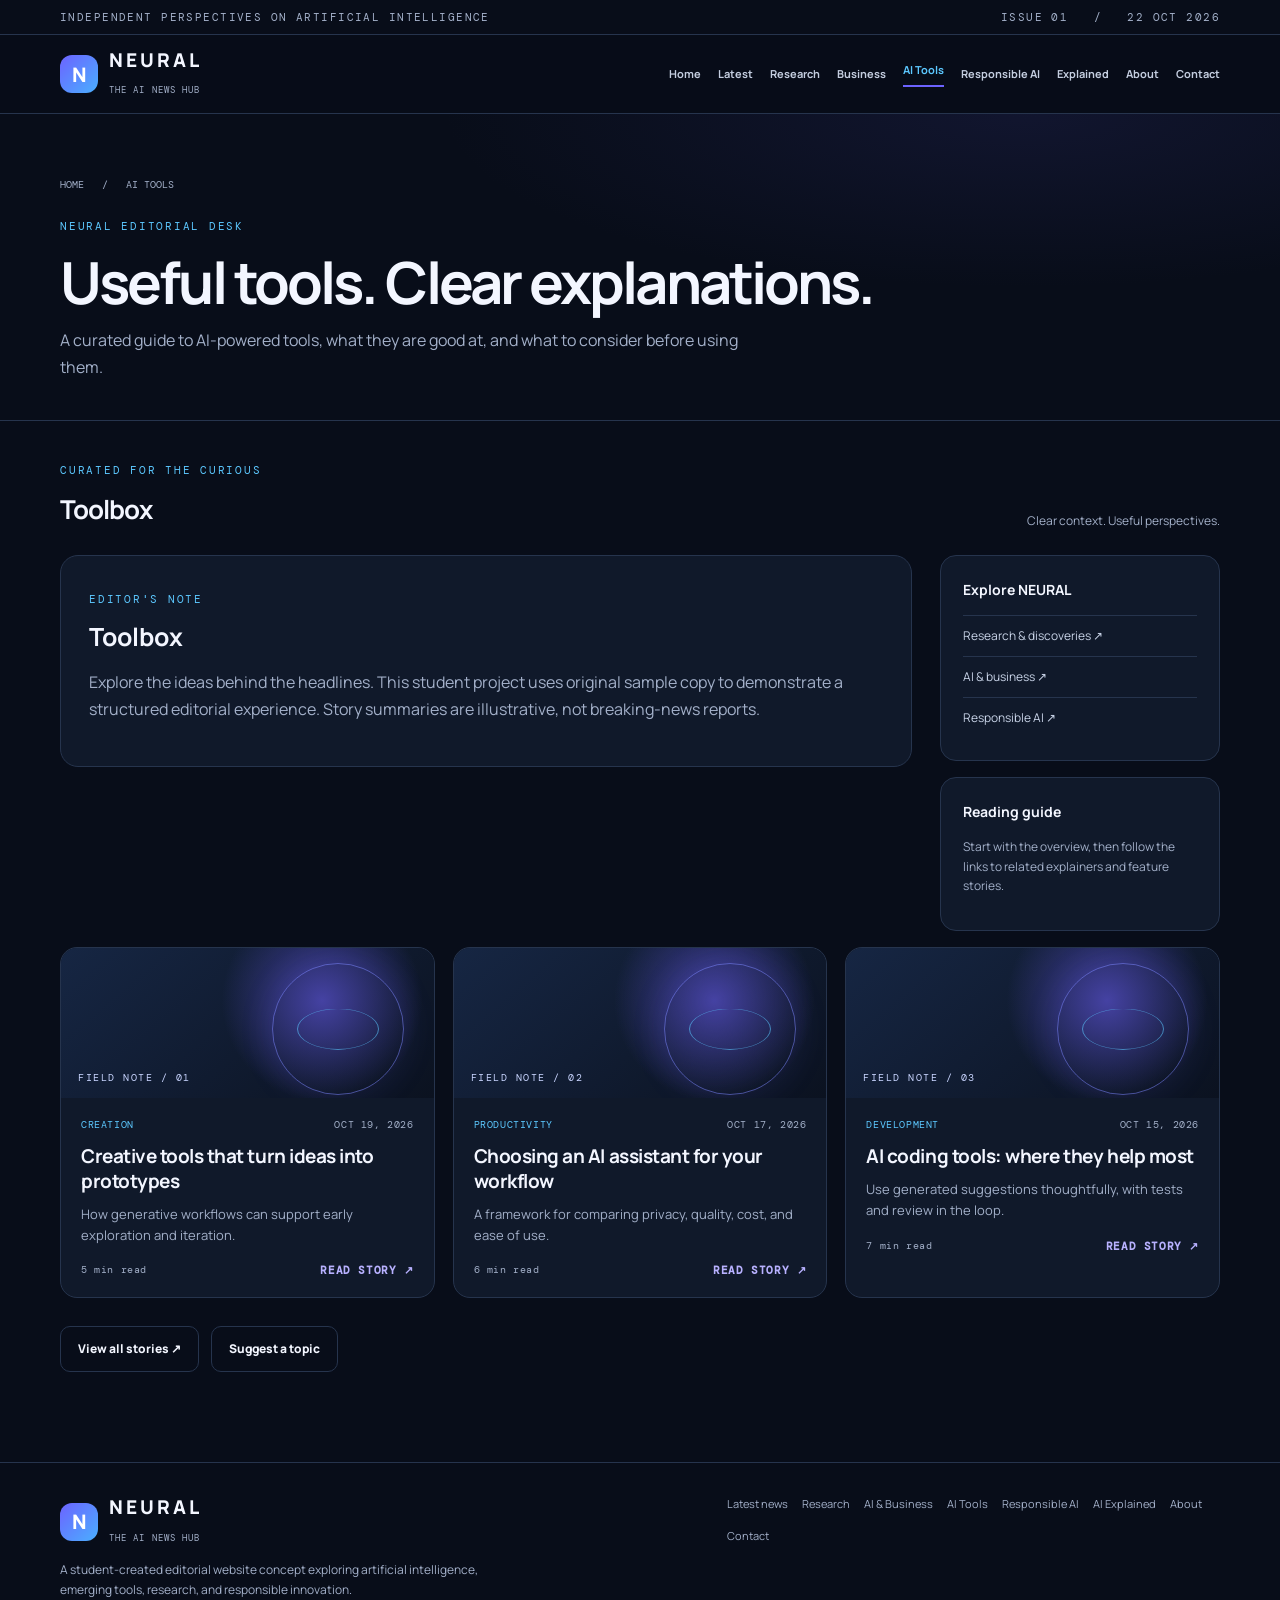
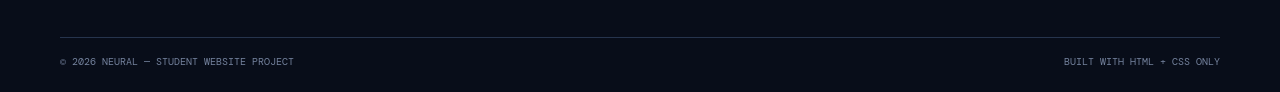
<file: tools.html>
<!doctype html>
<html lang="en">
<head><meta charset="utf-8"><meta name="viewport" content="width=device-width, initial-scale=1"><meta name="description" content="A curated guide to AI-powered tools, what they are good at, and what to consider before using them."><title>AI Tools | NEURAL AI News Hub</title><link rel="stylesheet" href="css/style.css"></head>
<body><div class="topline"><div class="wrap"><span>INDEPENDENT PERSPECTIVES ON ARTIFICIAL INTELLIGENCE</span><span>ISSUE 01 &nbsp; / &nbsp; 22 OCT 2026</span></div></div>
<header><div class="wrap nav">
  <a class="brand" href="index.html" aria-label="NEURAL home"><span class="brandmark">N</span><span><span class="brandname">NEURAL</span><br><span class="brandtag">THE AI NEWS HUB</span></span></a>
  <nav class="navlinks" aria-label="Main navigation">
        <a href="index.html">Home</a>
        <a href="latest.html">Latest</a>
        <a href="research.html">Research</a>
        <a href="business.html">Business</a>
        <a href="tools.html" class="active">AI Tools</a>
        <a href="ethics.html">Responsible AI</a>
        <a href="explained.html">Explained</a>
        <a href="about.html">About</a>
        <a href="contact.html">Contact</a>
  </nav>
</div></header><section class="pagehero"><div class="wrap"><div class="crumb"><a href="index.html">HOME</a> &nbsp; / &nbsp; AI TOOLS</div><span class="eyebrow">NEURAL EDITORIAL DESK</span><h1>Useful tools. Clear explanations.</h1><p>A curated guide to AI-powered tools, what they are good at, and what to consider before using them.</p></div></section><main class="section wrap"><div class="sectionhead"><div><span class="eyebrow">CURATED FOR THE CURIOUS</span><h2>Toolbox</h2></div><p>Clear context. Useful perspectives.</p></div><div class="content-grid"><div><div class="featurebox"><span class="eyebrow">EDITOR'S NOTE</span><h2>Toolbox</h2><p>Explore the ideas behind the headlines. This student project uses original sample copy to demonstrate a structured editorial experience. Story summaries are illustrative, not breaking-news reports.</p></div></div><aside><div class="sidebox"><h3>Explore NEURAL</h3><a href="research.html">Research & discoveries ↗</a><a href="business.html">AI & business ↗</a><a href="ethics.html">Responsible AI ↗</a></div><div class="sidebox"><h3>Reading guide</h3><p style="font-size:12px;color:var(--muted)">Start with the overview, then follow the links to related explainers and feature stories.</p></div></aside></div><div class="cards"><article class="story"><div class="storyart"><span class="artnum">FIELD NOTE / 01</span></div><div class="storybody"><div class="meta"><span class="tag">CREATION</span><span>OCT 19, 2026</span></div><h3><a href="article-industry.html">Creative tools that turn ideas into prototypes</a></h3><p>How generative workflows can support early exploration and iteration.</p><div class="meta"><span>5 min read</span><a class="readmore" href="article-industry.html">READ STORY ↗</a></div></div></article>
<article class="story"><div class="storyart"><span class="artnum">FIELD NOTE / 02</span></div><div class="storybody"><div class="meta"><span class="tag">PRODUCTIVITY</span><span>OCT 17, 2026</span></div><h3><a href="article-trust.html">Choosing an AI assistant for your workflow</a></h3><p>A framework for comparing privacy, quality, cost, and ease of use.</p><div class="meta"><span>6 min read</span><a class="readmore" href="article-trust.html">READ STORY ↗</a></div></div></article>
<article class="story"><div class="storyart"><span class="artnum">FIELD NOTE / 03</span></div><div class="storybody"><div class="meta"><span class="tag">DEVELOPMENT</span><span>OCT 15, 2026</span></div><h3><a href="article-reasoning.html">AI coding tools: where they help most</a></h3><p>Use generated suggestions thoughtfully, with tests and review in the loop.</p><div class="meta"><span>7 min read</span><a class="readmore" href="article-reasoning.html">READ STORY ↗</a></div></div></article></div><div class="actions"><a class="btn secondary" href="latest.html">View all stories ↗</a><a class="btn secondary" href="contact.html">Suggest a topic</a></div></main><footer><div class="wrap"><div class="footgrid">
<div><a class="brand" href="index.html"><span class="brandmark">N</span><span><span class="brandname">NEURAL</span><br><span class="brandtag">THE AI NEWS HUB</span></span></a><p style="color:var(--muted);font-size:12px;max-width:430px">A student-created editorial website concept exploring artificial intelligence, emerging tools, research, and responsible innovation.</p></div>
<div class="footlinks"><a href="latest.html">Latest news</a><a href="research.html">Research</a><a href="business.html">AI & Business</a><a href="tools.html">AI Tools</a><a href="ethics.html">Responsible AI</a><a href="explained.html">AI Explained</a><a href="about.html">About</a><a href="contact.html">Contact</a></div>
</div><div class="copyright"><span>© 2026 NEURAL — STUDENT WEBSITE PROJECT</span><span>BUILT WITH HTML + CSS ONLY</span></div></div></footer></body></html>
</file>
<file: css/style.css>
@import url('https://fonts.googleapis.com/css2?family=DM+Mono:wght@400;500&family=Manrope:wght@400;500;600;700;800&display=swap');
:root{--bg:#080d19;--panel:#10192a;--panel2:#131f33;--line:#26344d;--text:#f3f6ff;--muted:#a3b0c9;--blue:#6c63ff;--cyan:#5cc8ff;--purple:#a69cff;--max:1160px}
*{box-sizing:border-box}html{scroll-behavior:smooth}body{margin:0;background:var(--bg);color:var(--text);font-family:Manrope,Arial,sans-serif;line-height:1.65}a{color:inherit;text-decoration:none}a:hover{color:var(--cyan)}img{max-width:100%}.wrap{width:min(var(--max),calc(100% - 40px));margin:auto}
.topline{border-bottom:1px solid var(--line);font:11px 'DM Mono',monospace;letter-spacing:.13em;color:var(--muted);padding:10px 0}.topline .wrap{display:flex;justify-content:space-between;gap:15px;flex-wrap:wrap}
header{position:sticky;top:0;z-index:10;background:rgba(8,13,25,.94);backdrop-filter:blur(12px);border-bottom:1px solid var(--line)}.nav{min-height:78px;display:flex;align-items:center;justify-content:space-between;gap:24px}.brand{display:flex;align-items:center;gap:11px;flex-shrink:0}.brandmark{width:38px;height:38px;border-radius:12px;background:linear-gradient(135deg,var(--blue),#4aafff);display:grid;place-items:center;font-weight:800;color:white;font-size:20px}.brandname{font-size:19px;letter-spacing:.16em;font-weight:800;line-height:1.1}.brandtag{font:9px 'DM Mono',monospace;color:var(--muted);letter-spacing:.12em}.navlinks{display:flex;gap:17px;align-items:center;flex-wrap:wrap}.navlinks a{font-size:11px;font-weight:700;color:#c4cee0}.navlinks a:hover,.navlinks a.active{color:var(--cyan)}.navlinks a.active:after{content:"";display:block;height:2px;background:var(--blue);margin-top:5px}
.eyebrow{font:11px 'DM Mono',monospace;color:var(--cyan);letter-spacing:.16em;text-transform:uppercase}.hero{padding:76px 0 58px;display:grid;grid-template-columns:1.1fr .9fr;gap:48px;align-items:center}.hero h1{font-size:clamp(38px,5.4vw,68px);line-height:1.04;letter-spacing:-.055em;margin:17px 0 22px;max-width:720px}.hero p{color:var(--muted);max-width:610px;font-size:16px}.actions{display:flex;gap:12px;flex-wrap:wrap;margin-top:28px}.btn{display:inline-flex;align-items:center;justify-content:center;padding:12px 17px;border-radius:10px;background:var(--blue);font-weight:800;font-size:12px;border:1px solid var(--blue);color:white}.btn.secondary{background:transparent;border-color:var(--line);color:var(--text)}.hero-art{min-height:320px;border:1px solid #2a3a59;border-radius:22px;padding:22px;position:relative;overflow:hidden;background:radial-gradient(circle at 70% 25%,#283a75 0,transparent 36%),radial-gradient(circle at 25% 80%,#26306a 0,transparent 34%),linear-gradient(145deg,#101b32,#0b1120)}.orb{width:185px;height:185px;border:1px solid #7770ff;border-radius:50%;position:absolute;top:58px;left:calc(50% - 92px);box-shadow:0 0 65px #6c63ff55,inset 0 0 38px #5cc8ff22}.orb:before,.orb:after{content:"";position:absolute;border:1px solid #5cc8ff88;border-radius:50%;inset:23px;transform:rotateX(65deg) rotateZ(30deg)}.orb:after{inset:-20px;transform:rotateX(68deg) rotateZ(-30deg)}.orbcore{position:absolute;top:120px;left:calc(50% - 20px);width:40px;height:40px;border-radius:50%;background:linear-gradient(135deg,#fff,#6d7bff);box-shadow:0 0 40px #6c63ff}.artlabel{position:absolute;bottom:20px;left:22px;right:22px;display:flex;justify-content:space-between;gap:10px;color:#c6d0e5;font:10px 'DM Mono',monospace;letter-spacing:.08em}.statrow{display:grid;grid-template-columns:repeat(3,1fr);gap:12px;margin-top:24px}.stat{border-top:1px solid var(--line);padding-top:12px}.stat strong{display:block;font-size:20px}.stat span{font:10px 'DM Mono',monospace;color:var(--muted);letter-spacing:.07em}
.section{padding:34px 0 70px}.sectionhead{display:flex;justify-content:space-between;align-items:end;gap:20px;margin-bottom:24px}.sectionhead h2{font-size:26px;letter-spacing:-.04em;margin:7px 0 0}.sectionhead p{margin:0;color:var(--muted);font-size:12px}.cards{display:grid;grid-template-columns:repeat(3,1fr);gap:18px}.story{background:var(--panel);border:1px solid var(--line);border-radius:17px;overflow:hidden;transition:transform .2s,border-color .2s}.story:hover{transform:translateY(-4px);border-color:#6962d8}.storyart{height:150px;padding:18px;position:relative;overflow:hidden;background:radial-gradient(circle at 70% 35%,#4542a3,transparent 36%),linear-gradient(140deg,#162643,#0b1220)}.storyart:before{content:"";position:absolute;width:130px;height:130px;border:1px solid #7d86ff88;border-radius:50%;right:30px;top:15px;box-shadow:0 0 35px #6c63ff22}.storyart:after{content:"";position:absolute;width:80px;height:80px;border:1px solid #5cc8ff99;border-radius:50%;right:55px;top:40px;transform:rotateX(60deg)}.storyart .artnum{position:absolute;bottom:14px;left:17px;font:10px 'DM Mono',monospace;color:#c9d5ff;letter-spacing:.15em}.storybody{padding:20px}.meta{display:flex;justify-content:space-between;gap:12px;flex-wrap:wrap;color:var(--muted);font:10px 'DM Mono',monospace;letter-spacing:.06em}.tag{color:var(--cyan)}.story h3{font-size:19px;line-height:1.3;letter-spacing:-.025em;margin:13px 0 10px}.story p{color:var(--muted);font-size:13px;margin:0 0 17px}.readmore{font-size:11px;font-weight:800;color:#b8b1ff}
.pagehero{padding:64px 0 40px;border-bottom:1px solid var(--line);background:radial-gradient(ellipse at 80% 0%,#24265a55,transparent 40%)}.pagehero h1{font-size:clamp(36px,5vw,58px);letter-spacing:-.05em;line-height:1.1;margin:13px 0}.pagehero p{color:var(--muted);max-width:680px;margin:0}.crumb{font:10px 'DM Mono',monospace;color:var(--muted);margin-bottom:20px}.content-grid{display:grid;grid-template-columns:minmax(0,1fr) 280px;gap:28px}.featurebox{border:1px solid var(--line);border-radius:18px;background:var(--panel);padding:28px;margin-bottom:18px}.featurebox h2{font-size:25px;line-height:1.3;margin:10px 0}.featurebox p{color:var(--muted)}.sidebox{background:var(--panel);border:1px solid var(--line);border-radius:16px;padding:22px;margin-bottom:16px}.sidebox h3{margin:0 0 14px;font-size:14px}.sidebox a{display:block;border-top:1px solid var(--line);padding:10px 0;font-size:12px;color:#c9d4e8}.articlehead{padding:62px 0 34px;max-width:850px}.articlehead h1{font-size:clamp(36px,5.2vw,60px);line-height:1.1;letter-spacing:-.05em;margin:16px 0}.articlehead .dek{font-size:18px;color:var(--muted);max-width:750px}.articlevisual{height:280px;border:1px solid var(--line);border-radius:20px;margin:10px 0 34px;background:radial-gradient(circle at 50% 50%,#4542a3,transparent 30%),radial-gradient(circle at 65% 30%,#1c7397,transparent 30%),linear-gradient(130deg,#14233d,#090f1c);position:relative;overflow:hidden}.articlevisual:before{content:"";position:absolute;width:230px;height:230px;border:1px solid #9d9aff99;border-radius:50%;top:25px;left:calc(50% - 115px);box-shadow:0 0 65px #6c63ff33}.articlevisual:after{content:"NEURAL / FIELD NOTES";position:absolute;bottom:20px;left:22px;font:11px 'DM Mono',monospace;letter-spacing:.16em;color:#d1d8ff}.article-layout{display:grid;grid-template-columns:minmax(0,760px) 240px;gap:35px;justify-content:center}.prose{font-size:16px;color:#d2daea}.prose h2{color:var(--text);font-size:26px;letter-spacing:-.03em;margin-top:38px}.prose p{margin:0 0 20px}.pullquote{border-left:3px solid var(--blue);padding:14px 22px;margin:28px 0;background:#111a2c;color:#e1e5ff;font-size:20px;line-height:1.5}.note{font-size:12px;color:var(--muted);border-top:1px solid var(--line);padding-top:15px}.formbox{max-width:720px;background:var(--panel);border:1px solid var(--line);border-radius:18px;padding:26px}.formbox label{display:block;font-size:12px;font-weight:700;margin:15px 0 7px}.formbox input,.formbox textarea,.formbox select{width:100%;background:#090f1c;border:1px solid #34415c;color:var(--text);padding:12px;border-radius:9px;font:inherit}.formbox textarea{min-height:130px;resize:vertical}.formbox button{margin-top:18px;cursor:pointer}.formnote{font-size:11px;color:var(--muted);margin-top:12px}
footer{border-top:1px solid var(--line);padding:32px 0 24px;margin-top:20px}.footgrid{display:grid;grid-template-columns:1.3fr 1fr;gap:25px}.footlinks{display:flex;gap:14px;flex-wrap:wrap;align-content:start}.footlinks a{font-size:11px;color:var(--muted)}.copyright{border-top:1px solid var(--line);padding-top:17px;margin-top:25px;color:#74829d;font:10px 'DM Mono',monospace;display:flex;justify-content:space-between;gap:15px;flex-wrap:wrap}
@media(max-width:900px){.nav{align-items:flex-start;padding:16px 0;flex-direction:column}.navlinks{gap:12px}.hero{grid-template-columns:1fr;padding-top:48px}.hero-art{min-height:280px}.cards{grid-template-columns:repeat(2,1fr)}.content-grid,.article-layout{grid-template-columns:1fr}.content-grid aside,.article-layout aside{display:grid;grid-template-columns:repeat(2,1fr);gap:14px}}
@media(max-width:600px){.wrap{width:min(100% - 28px,var(--max))}.topline .wrap{font-size:9px}.brandname{font-size:17px}.navlinks{gap:9px 13px}.navlinks a{font-size:10px}.hero{gap:26px}.hero h1{font-size:42px}.hero-art{min-height:245px}.statrow{gap:8px}.stat strong{font-size:17px}.cards{grid-template-columns:1fr}.sectionhead{align-items:flex-start;flex-direction:column}.pagehero{padding:45px 0 30px}.content-grid aside,.article-layout aside{grid-template-columns:1fr}.articlevisual{height:220px}.footgrid{grid-template-columns:1fr}.featurebox{padding:21px}}
</file>
